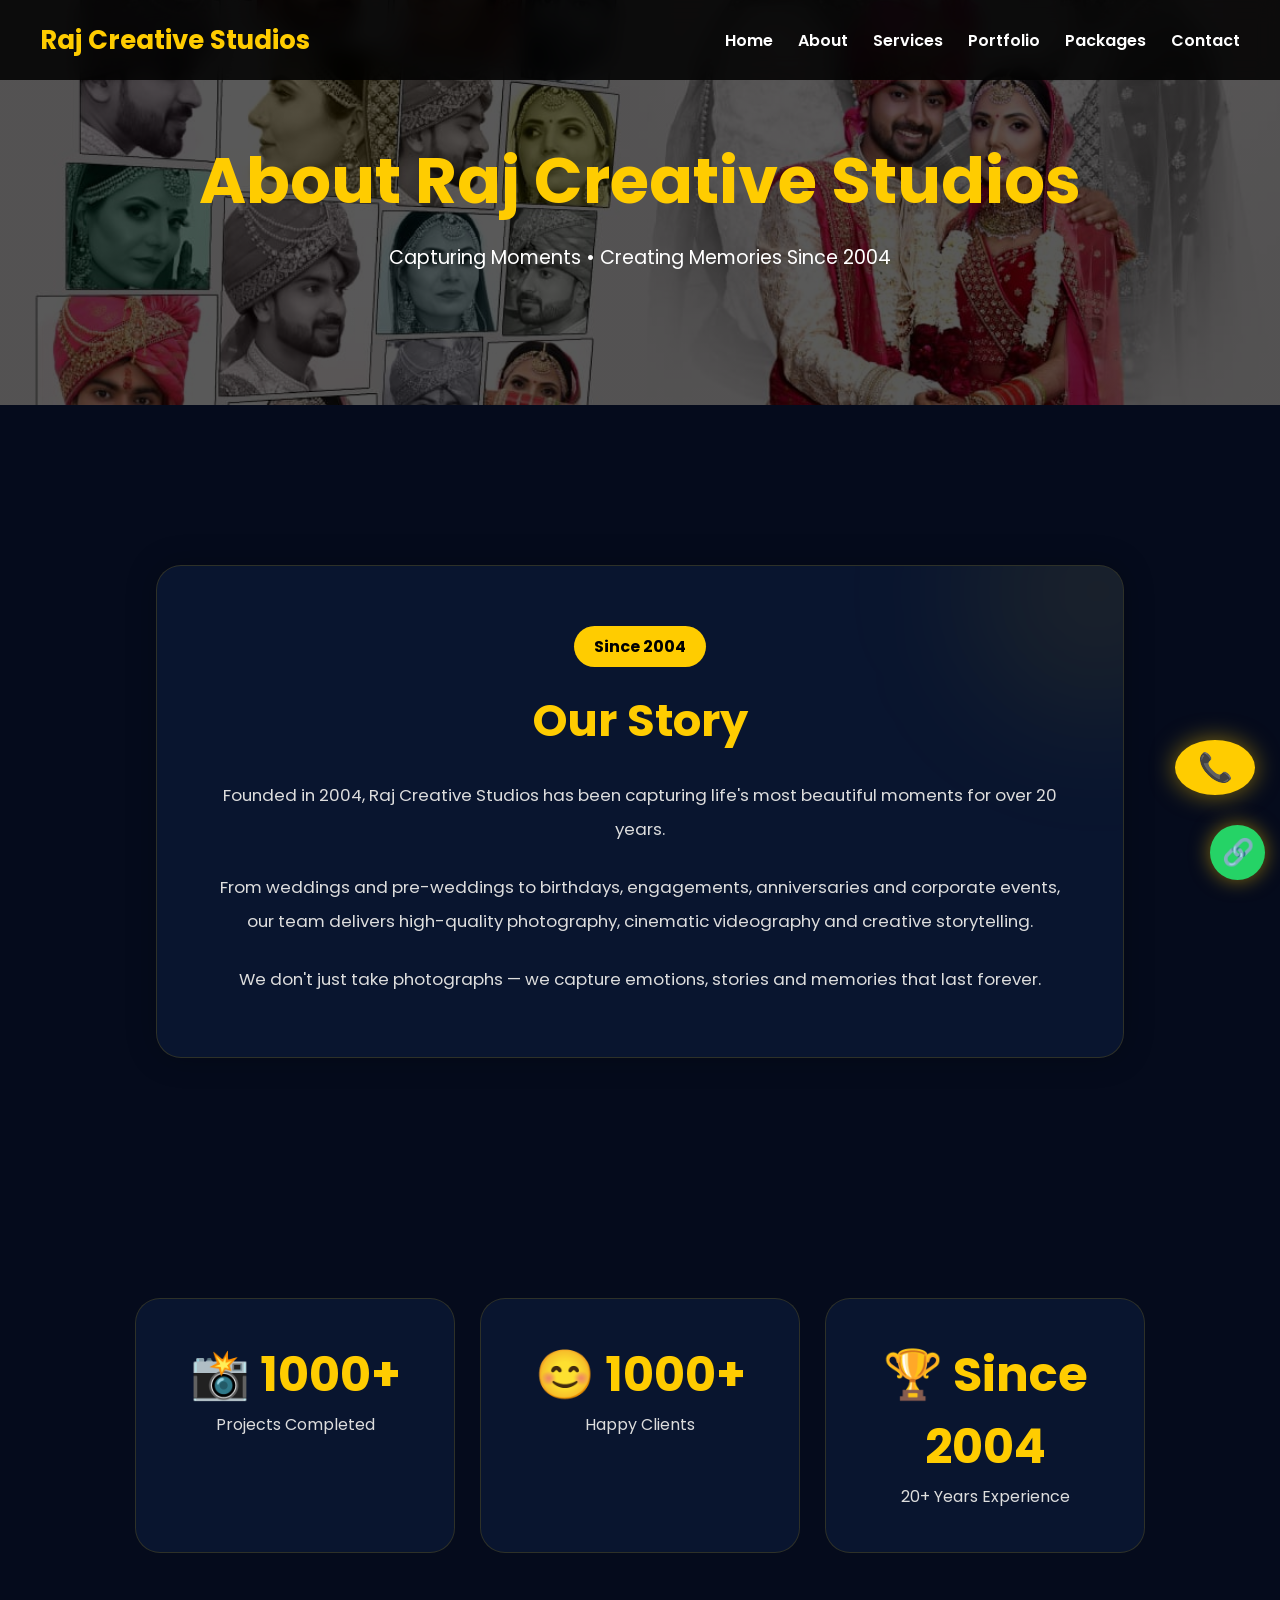
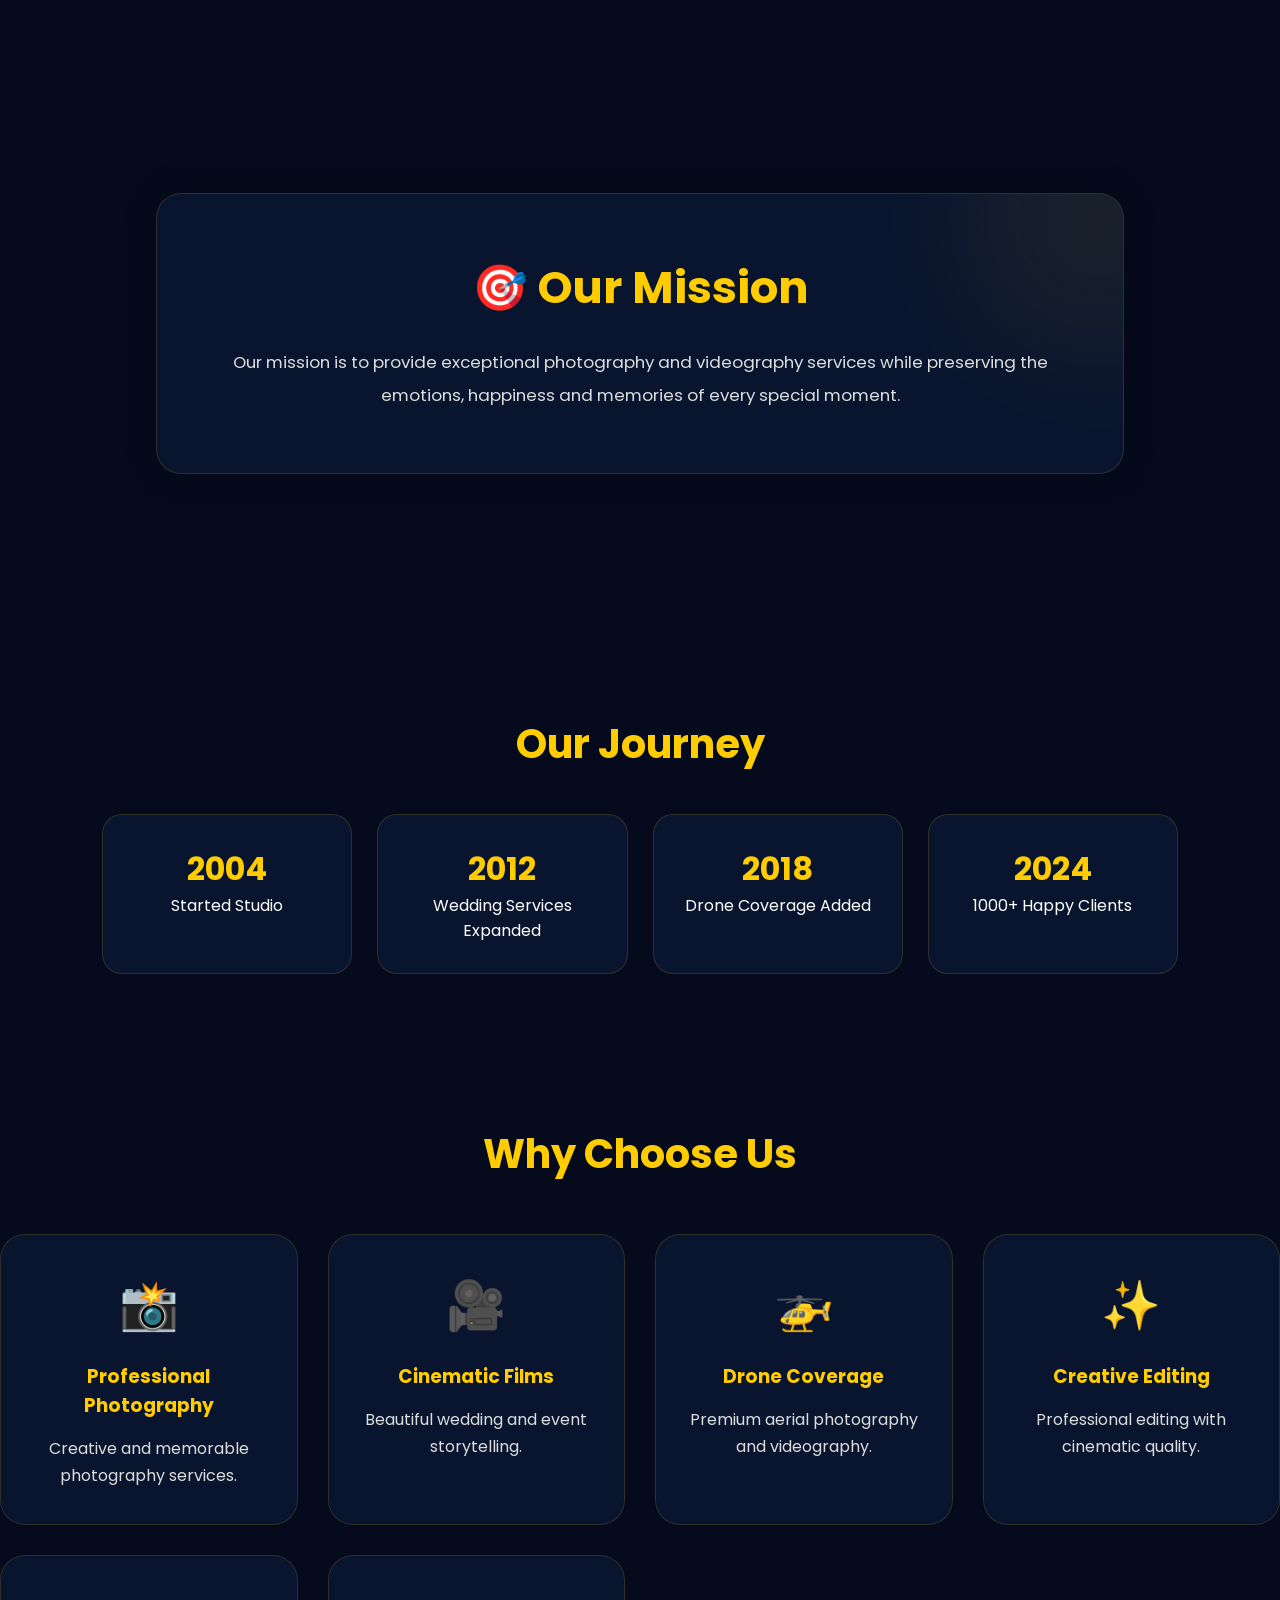
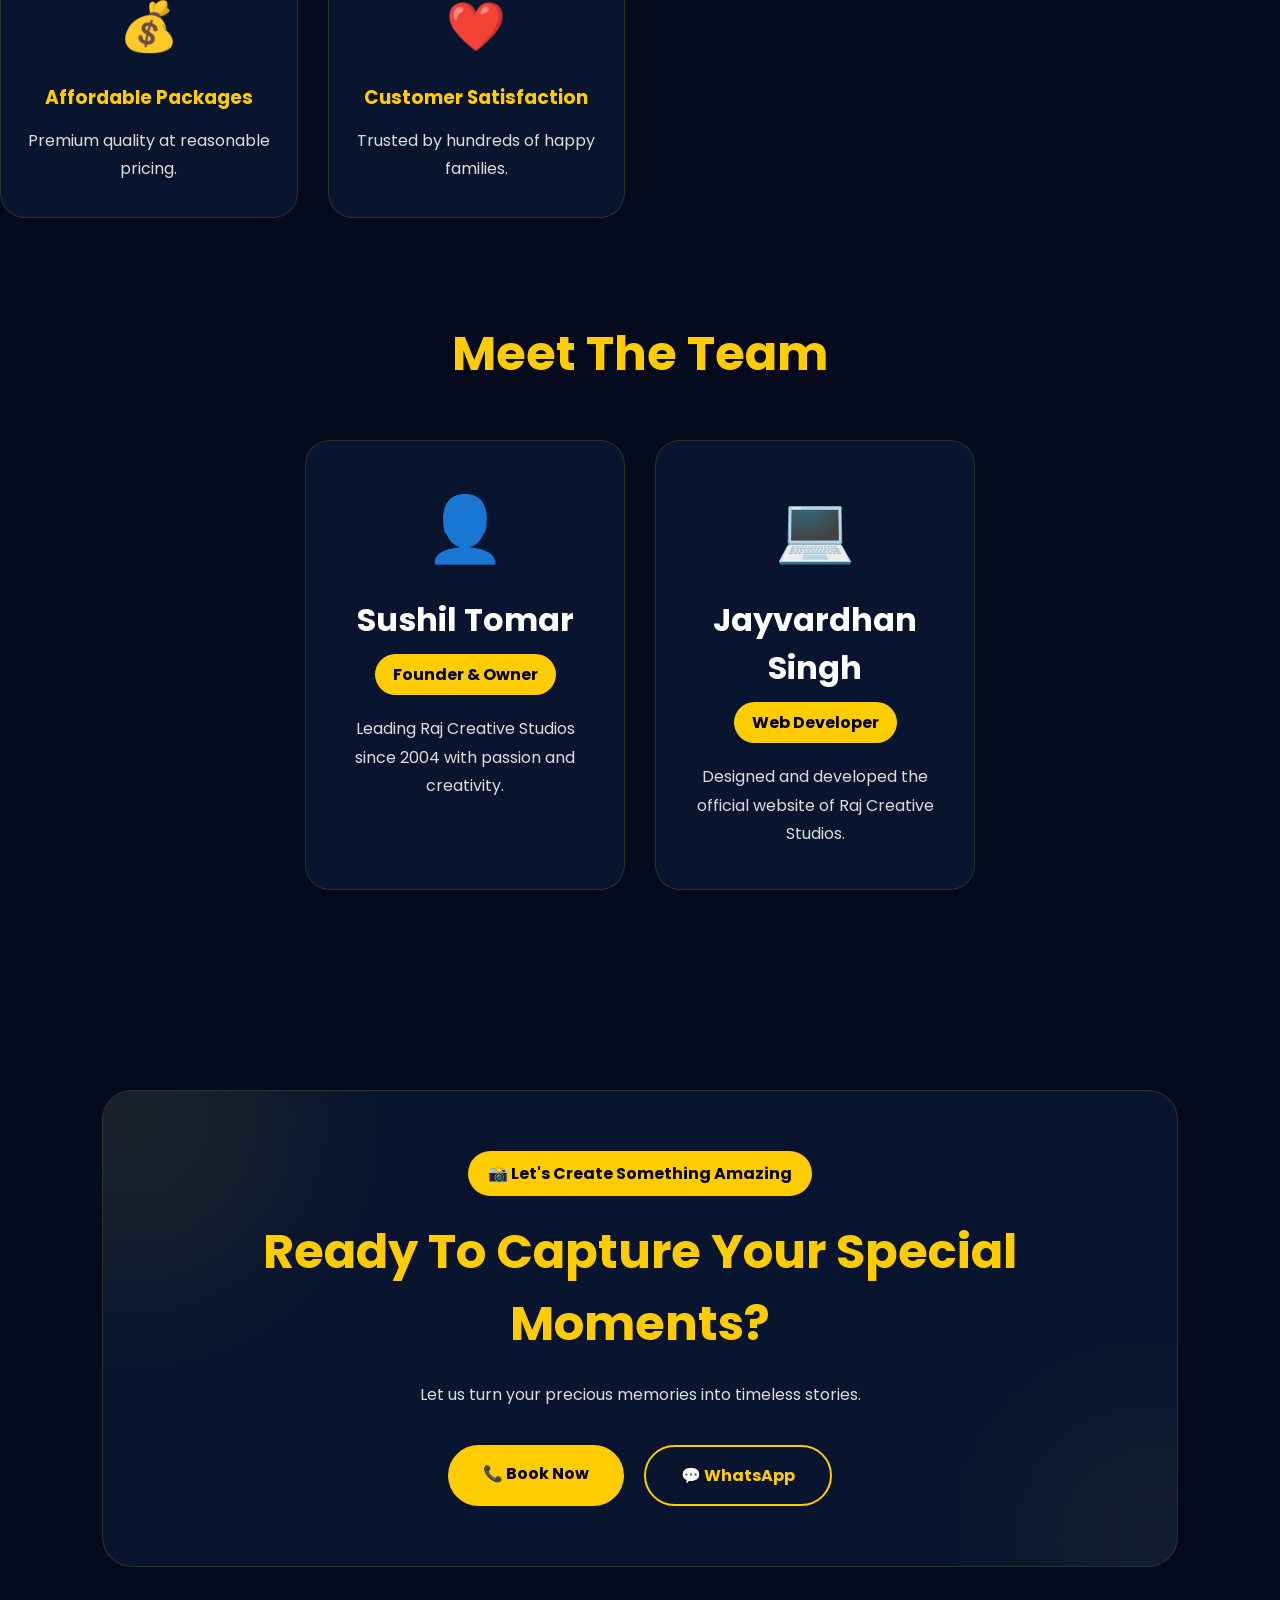
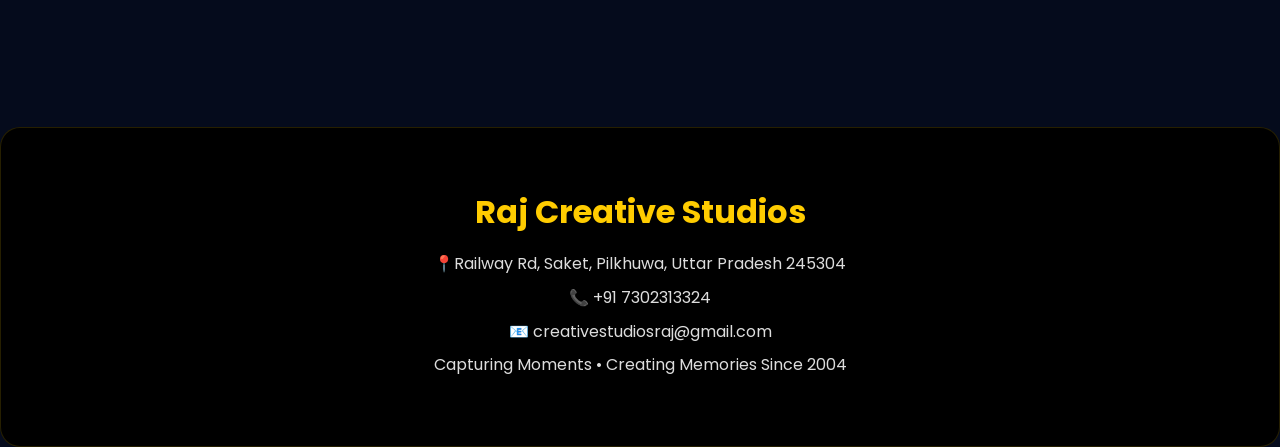
<file: about.html>
<!DOCTYPE html>
<html lang="en">

<head>
    <link href="https://fonts.googleapis.com/css2?family=Poppins:wght@300;400;500;600;700&display=swap" rel="stylesheet">
     <link rel="icon" type="image/png" href="images/favicon.png">
    <meta charset="UTF-8">
    <meta name="viewport" content="width=device-width, initial-scale=1.0">
    <title>About | Raj Creative Studios</title>

    <link rel="stylesheet" href="css/style.css">
</head>

<body>

<!-- =========================
     HEADER
========================= -->

<header>

    <div class="logo">
        Raj Creative Studios
    </div>

    <div class="menu-toggle" onclick="toggleMenu()">
        ☰
    </div>

    <nav id="navbar">
        <ul>
            <li><a href="index.html">Home</a></li>
            <li><a href="about.html" class="active">About</a></li>
            <li><a href="services.html">Services</a></li>
            <li><a href="portfolio.html">Portfolio</a></li>
            <li><a href="packages.html">Packages</a></li>
            <li><a href="contact.html">Contact</a></li>
        </ul>
    </nav>

</header>

<!-- =========================
     ABOUT HERO
========================= -->

<section class="about-hero">

    <div class="about-hero-content">

        <h1>About Raj Creative Studios</h1>

        <p>
            Capturing Moments • Creating Memories Since 2004
        </p>

    </div>

</section>

<!-- =========================
     ABOUT STORY
========================= -->

<section class="about-section">

    <div class="about-card">

        <span class="about-tag">
            Since 2004
        </span>

        <h2>Our Story</h2>

        <p>
            Founded in 2004, Raj Creative Studios has been capturing life's
            most beautiful moments for over 20 years.
        </p>

        <br>

        <p>
            From weddings and pre-weddings to birthdays,
            engagements, anniversaries and corporate events,
            our team delivers high-quality photography,
            cinematic videography and creative storytelling.
        </p>

        <br>

        <p>
            We don't just take photographs —
            we capture emotions, stories and memories
            that last forever.
        </p>

    </div>

</section>

<!-- =========================
     STATS
========================= -->

<section class="stats">

    <div class="team-card">
        <h2>📸 1000+</h2>
        <p>Projects Completed</p>
    </div>

    <div class="team-card">
        <h2>😊 1000+</h2>
        <p>Happy Clients</p>
    </div>

    <div class="team-card">
        <h2>🏆 Since 2004</h2>
        <p>20+ Years Experience</p>
    </div>

</section>

<!-- =========================
     MISSION
========================= -->

<section class="about-section">

    <div class="about-card">

        <h2>🎯 Our Mission</h2>

        <p>
            Our mission is to provide exceptional photography
            and videography services while preserving the
            emotions, happiness and memories of every special
            moment.
        </p>

    </div>

</section>
<section class="timeline">

<h2>Our Journey</h2>

<div class="timeline-grid">

    <div class="timeline-card">
        <h3>2004</h3>
        <p>Started Studio</p>
    </div>

    <div class="timeline-card">
        <h3>2012</h3>
        <p>Wedding Services Expanded</p>
    </div>

    <div class="timeline-card">
        <h3>2018</h3>
        <p>Drone Coverage Added</p>
    </div>

    <div class="timeline-card">
        <h3>2024</h3>
        <p>1000+ Happy Clients</p>
    </div>

</div>

</section>

</div>

</section>

<!-- =========================
     WHY CHOOSE US
========================= -->

<section class="trust-section">

    <h2>Why Choose Us</h2>

    <div class="trust-grid">

        <div class="trust-card">
            <div class="trust-icon">📸</div>
            <h3>Professional Photography</h3>
            <p>Creative and memorable photography services.</p>
        </div>

        <div class="trust-card">
            <div class="trust-icon">🎥</div>
            <h3>Cinematic Films</h3>
            <p>Beautiful wedding and event storytelling.</p>
        </div>

        <div class="trust-card">
            <div class="trust-icon">🚁</div>
            <h3>Drone Coverage</h3>
            <p>Premium aerial photography and videography.</p>
        </div>

        <div class="trust-card">
            <div class="trust-icon">✨</div>
            <h3>Creative Editing</h3>
            <p>Professional editing with cinematic quality.</p>
        </div>

        <div class="trust-card">
            <div class="trust-icon">💰</div>
            <h3>Affordable Packages</h3>
            <p>Premium quality at reasonable pricing.</p>
        </div>

        <div class="trust-card">
            <div class="trust-icon">❤️</div>
            <h3>Customer Satisfaction</h3>
            <p>Trusted by hundreds of happy families.</p>
        </div>

    </div>

</section>

<!-- =========================
     TEAM
========================= -->

<section class="team-section">

<h2 class="team-title">Meet The Team</h2>

<div class="team-container">

    <div class="team-card">

        <div class="team-icon">👤</div>

        <h3>Sushil Tomar</h3>

        <span class="team-role">
            Founder & Owner
        </span>

        <p>
            Leading Raj Creative Studios since 2004 with
            passion and creativity.
        </p>

    </div>

    <div class="team-card">

        <div class="team-icon">💻</div>

        <h3>Jayvardhan Singh</h3>

        <span class="team-role">
            Web Developer
        </span>

        <p>
            Designed and developed the official website
            of Raj Creative Studios.
        </p>

    </div>

</div>

</section>

<!-- =========================
     CTA
========================= -->

<section class="cta">

    <div class="cta-content">

        <span class="cta-tag">
            📸 Let's Create Something Amazing
        </span>

        <h2>
            Ready To Capture Your Special Moments?
        </h2>

        <p>
            Let us turn your precious memories into timeless stories.
        </p>

        <div class="cta-buttons">

            <a href="contact.html" class="cta-btn">
                📞 Book Now
            </a>

            <a href="https://wa.me/917302313324"
               target="_blank"
               class="cta-btn-outline">
               💬 WhatsApp
            </a>

        </div>

    </div>

</section>

<!-- =========================
     FOOTER
========================= -->

<footer>
    <!-- Share Button -->
          <div class="floating-buttons">

    <a href="tel:+917302313324" class="float-btn call-btn">
        📞
    </a>

    <a href="https://wa.me/?text=https://rajcreativestudios.xyz"
       target="_blank"
       class="float-btn share-btn">
        🔗
    </a>

</div>

    <h2>Raj Creative Studios</h2>

    <p>📍Railway Rd, Saket, Pilkhuwa, Uttar Pradesh 245304</p>

    <p>📞 +91 7302313324</p>

    <p>📧 creativestudiosraj@gmail.com</p>

    <p>
        Capturing Moments • Creating Memories Since 2004
    </p>

</footer>


<script src="js/script.js"></script>
</body>
</html>
</file>
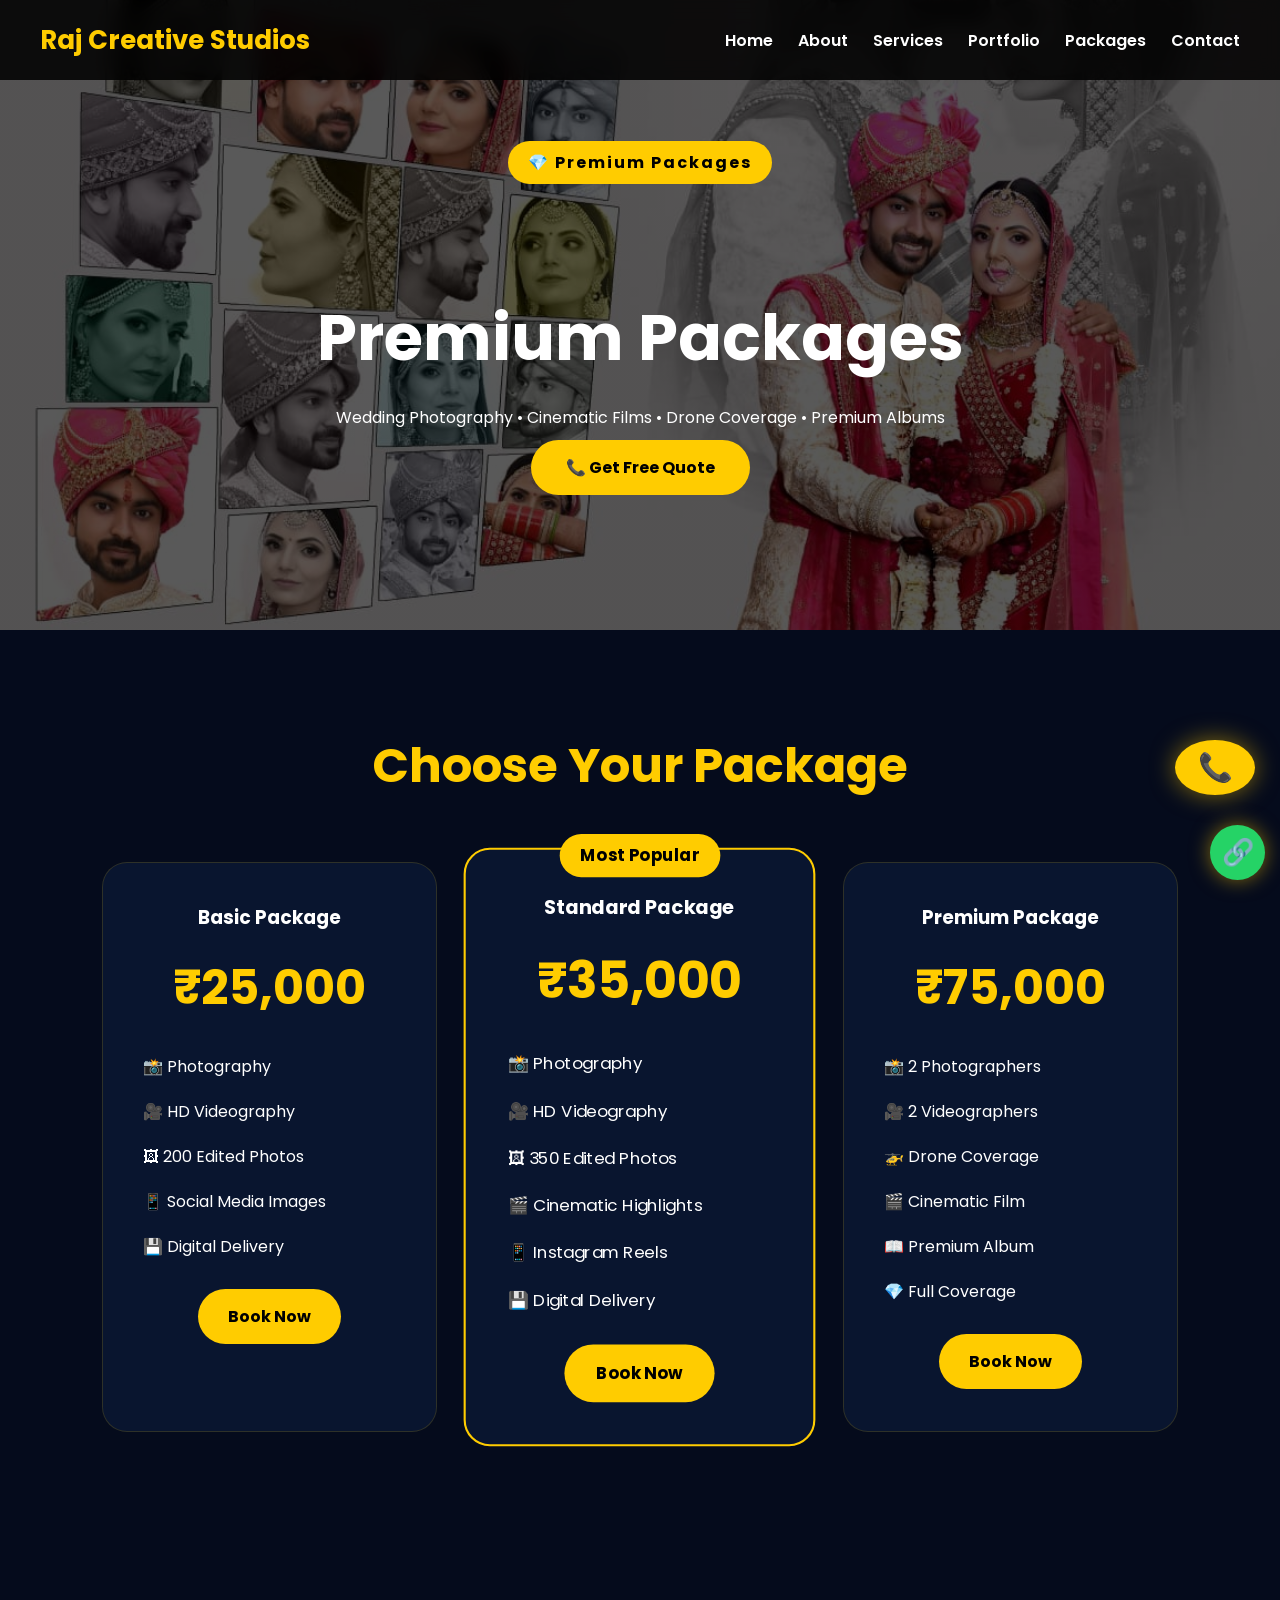
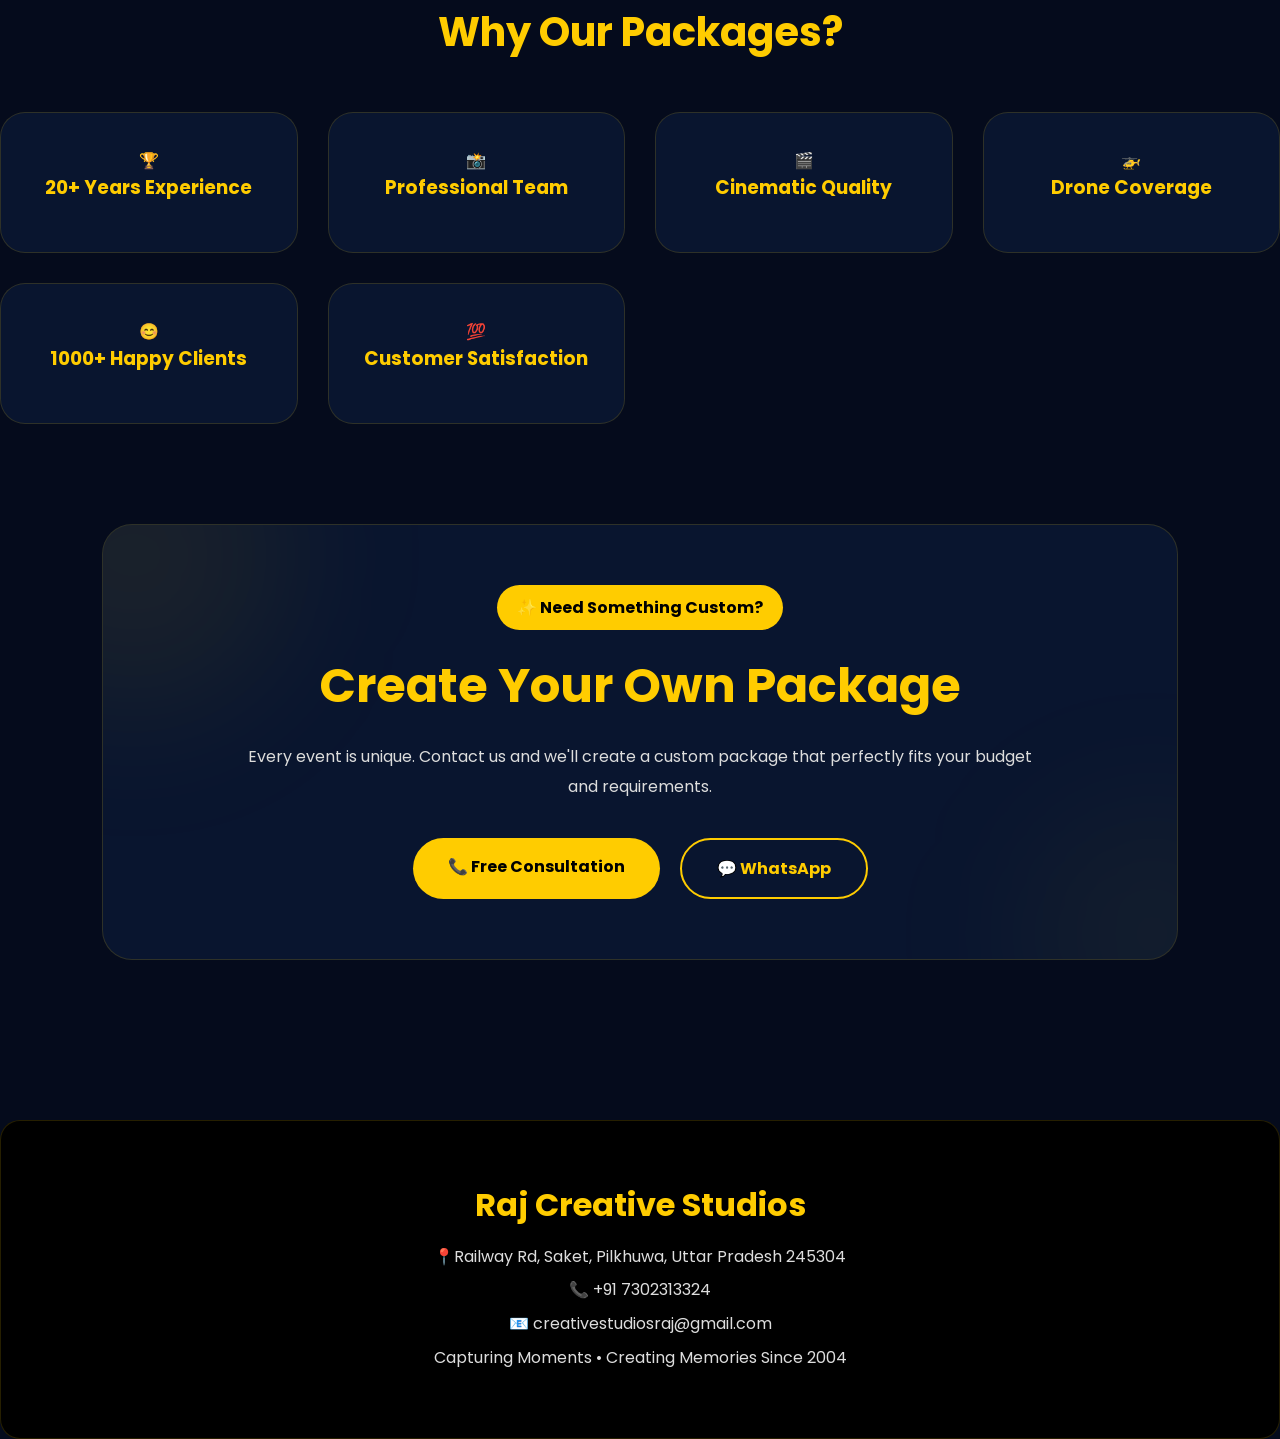
<file: packages.html>
<!DOCTYPE html>
<html lang="en">
    <head>
        <link href="https://fonts.googleapis.com/css2?family=Poppins:wght@300;400;500;600;700&display=swap" rel="stylesheet">
        <link rel="icon" type="image/png" href="images/favicon.png">
        <meta charset="UTF-8">
        <meta name="viewport" content="width=device-width, initial-scale=1.0">
        <title>Raj Creative Studios</title>

        <link rel="stylesheet" href="css/style.css">
    </head>
    <body>
        <header>
            <meta name="viewport"
                content="width=device-width, initial-scale=1.0">
            <div class="logo">Raj Creative Studios</div>

            <div class="menu-toggle" onclick="toggleMenu()">
                ☰
            </div>

            <nav id="navbar">
                <ul>
                    <li><a href="index.html">Home</a></li>
                    <li><a href="about.html">About</a></li>
                    <li><a href="services.html">Services</a></li>
                    <li><a href="portfolio.html">Portfolio</a></li>
                    <li><a href="packages.html">Packages</a></li>
                    <li><a href="contact.html">Contact</a></li>
                </ul>
            </nav>
        </header>

        <section class="packages-hero">

            <div class="hero-content">

                <span class="hero-tag">
                    💎 Premium Packages
                    <br>
                </span>

                <h1>
                    <br>
                    Premium Packages
                </h1>

                <p>
                    Wedding Photography • Cinematic Films • Drone Coverage •
                    Premium Albums
                </p>
<br>
                <a href="contact.html" class="cta-btn">
                    📞 Get Free Quote
                </a>

            </div>

        </section>
        <section class="packages-section">

            <h2>Choose Your Package</h2>

            <div class="packages-grid">

                <!-- BASIC -->

                <div class="package-card">

                    <h3>Basic Package</h3>

                    <div class="price">
                        ₹25,000
                    </div>

                    <ul>
                        <li>📸 Photography</li>
                        <li>🎥 HD Videography</li>
                        <li>🖼 200 Edited Photos</li>
                        <li>📱 Social Media Images</li>
                        <li>💾 Digital Delivery</li>
                    </ul>

                    <a href="contact.html" class="package-btn">
                        Book Now
                    </a>

                </div>

                <!-- STANDARD -->

                <div class="package-card featured">

                    <div class="badge">
                        Most Popular
                    </div>

                    <h3>Standard Package</h3>

                    <div class="price">
                        ₹35,000
                    </div>

                    <ul>
                        <li>📸 Photography</li>
                        <li>🎥 HD Videography</li>
                        <li>🖼 350 Edited Photos</li>
                        <li>🎬 Cinematic Highlights</li>
                        <li>📱 Instagram Reels</li>
                        <li>💾 Digital Delivery</li>
                    </ul>

                    <a href="contact.html" class="package-btn">
                        Book Now
                    </a>

                </div>

                <!-- PREMIUM -->

                <div class="package-card">

                    <h3>Premium Package</h3>

                    <div class="price">
                        ₹75,000
                    </div>

                    <ul>
                        <li>📸 2 Photographers</li>
                        <li>🎥 2 Videographers</li>
                        <li>🚁 Drone Coverage</li>
                        <li>🎬 Cinematic Film</li>
                        <li>📖 Premium Album</li>
                        <li>💎 Full Coverage</li>
                    </ul>

                    <a href="contact.html" class="package-btn">
                        Book Now
                    </a>

                </div>

            </div>

        </section>

        <section class="trust-section">

            <h2>Why Our Packages?</h2>

            <div class="trust-grid">

                <div class="trust-card">
                    🏆
                    <h3>20+ Years Experience</h3>
                </div>

                <div class="trust-card">
                    📸
                    <h3>Professional Team</h3>
                </div>

                <div class="trust-card">
                    🎬
                    <h3>Cinematic Quality</h3>
                </div>

                <div class="trust-card">
                    🚁
                    <h3>Drone Coverage</h3>
                </div>

                <div class="trust-card">
                    😊
                    <h3>1000+ Happy Clients</h3>
                </div>

                <div class="trust-card">
                    💯
                    <h3>Customer Satisfaction</h3>
                </div>

            </div>

        </section>

        <section class="cta">

            <div class="cta-content">

                <span class="cta-tag">
                    ✨ Need Something Custom?
                </span>

                <h2>
                    Create Your Own Package
                </h2>

                <p>
                    Every event is unique. Contact us and we'll create a custom
                    package that perfectly fits your budget and requirements.
                </p>

                <div class="cta-buttons">

                    <a href="contact.html" class="cta-btn">
                        📞 Free Consultation
                    </a>

                    <a href="https://wa.me/917302313324"
                        target="_blank"
                        class="cta-btn-outline">

                        💬 WhatsApp

                    </a>

                </div>

            </div>

        </section>
        <footer>

            <h2>Raj Creative Studios</h2>

            <p>
                📍Railway Rd, Saket, Pilkhuwa, Uttar Pradesh 245304
            </p>

            <p>
                📞 +91 7302313324
            </p>

            <p>
                📧 creativestudiosraj@gmail.com
            </p>

            <p>
                Capturing Moments • Creating Memories Since 2004
            </p>

        </footer>
        <!-- Share Button -->
          <div class="floating-buttons">

    <a href="tel:+917302313324" class="float-btn call-btn">
        📞
    </a>

    <a href="https://wa.me/?text=https://rajcreativestudios.xyz"
       target="_blank"
       class="float-btn share-btn">
        🔗
    </a>

</div>
        <link rel="stylesheet" href="css/style.css">

        <script src="js/script.js"></script>
        <script src="js/script.js" defer></script>
    </body>
</html>
</file>
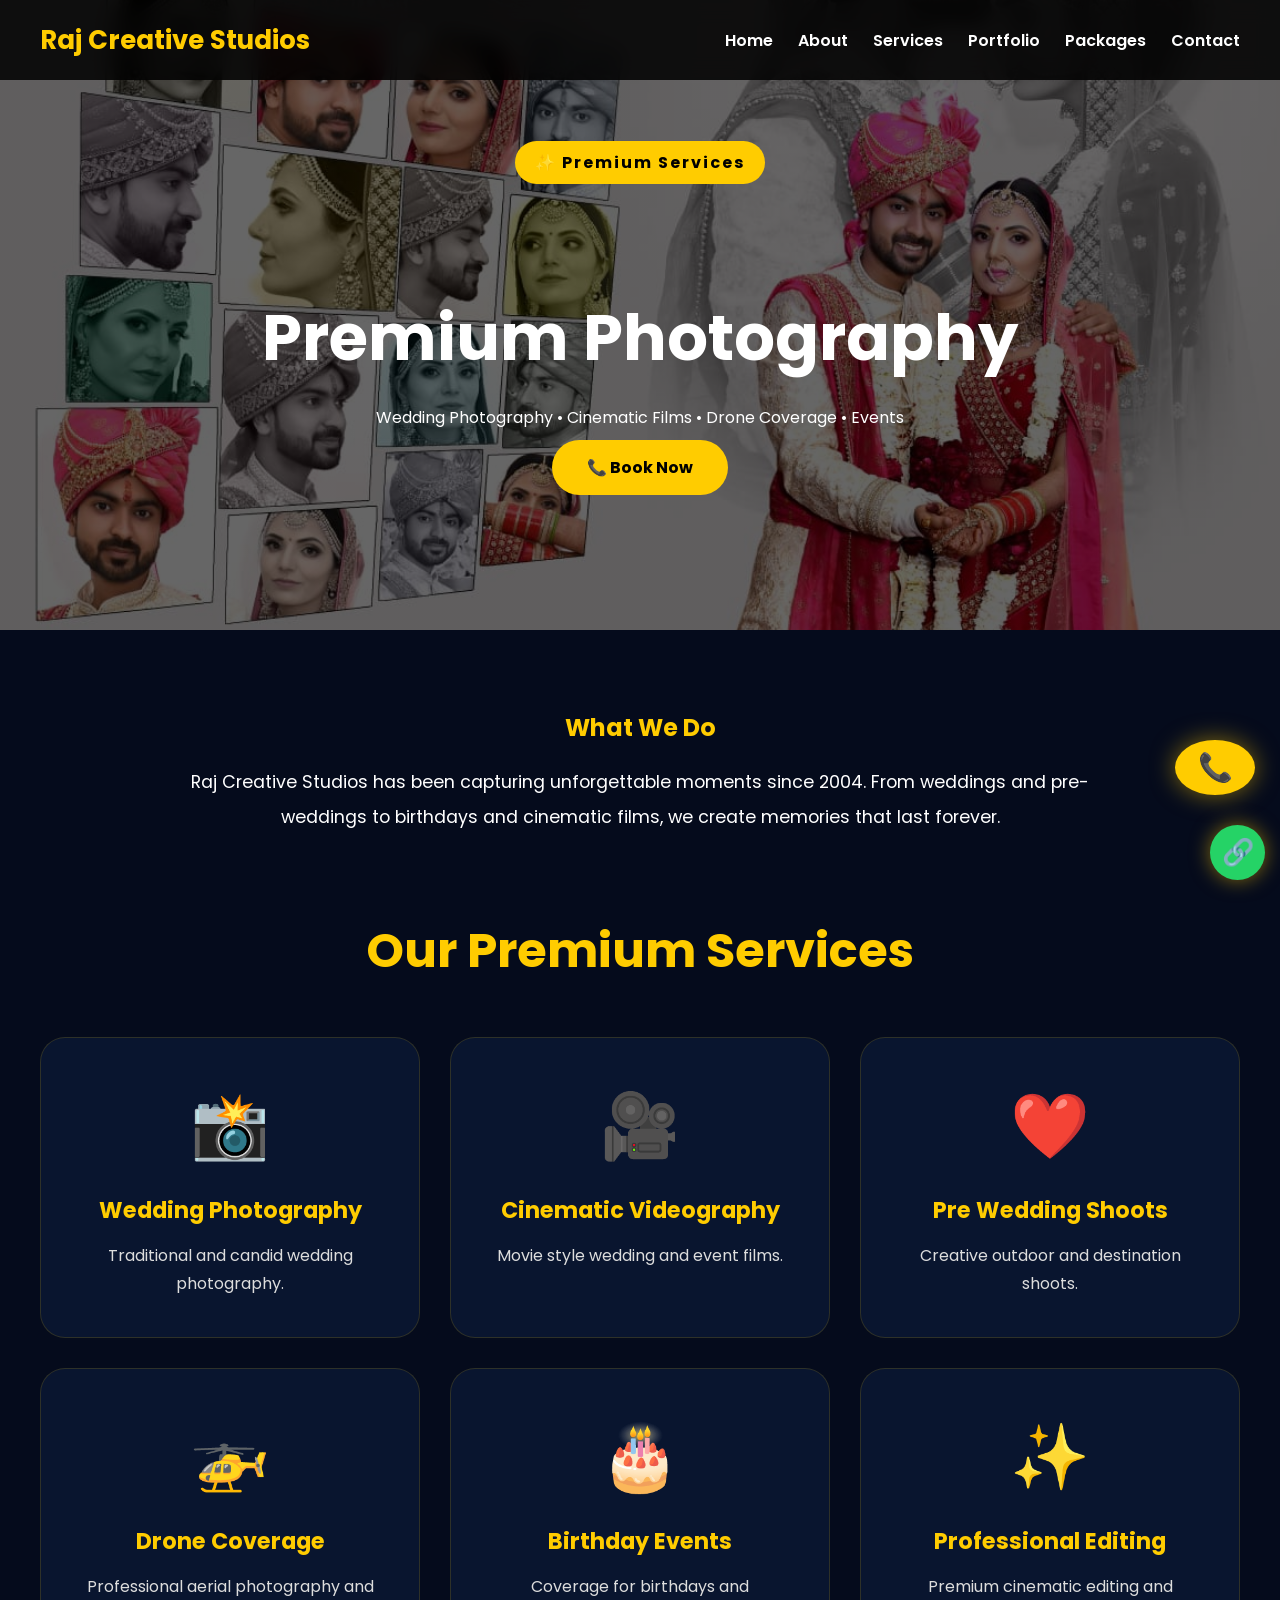
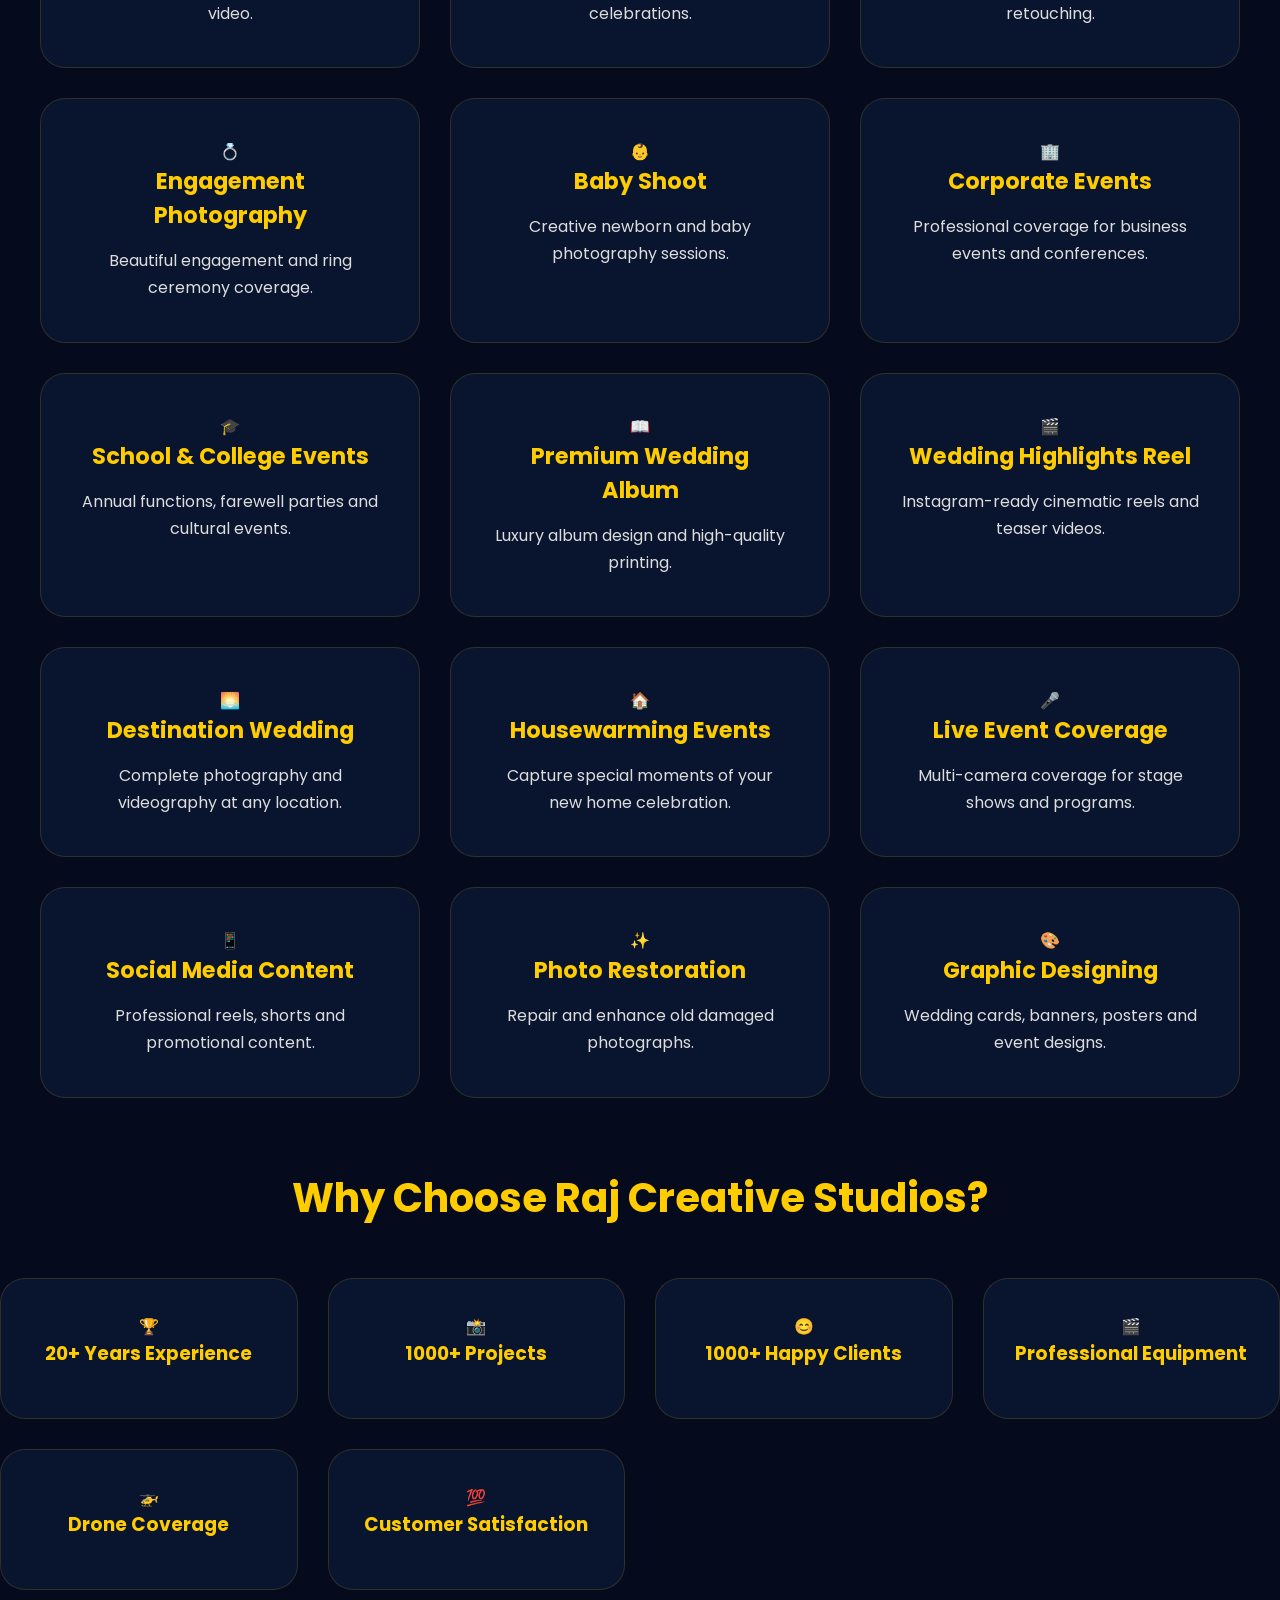
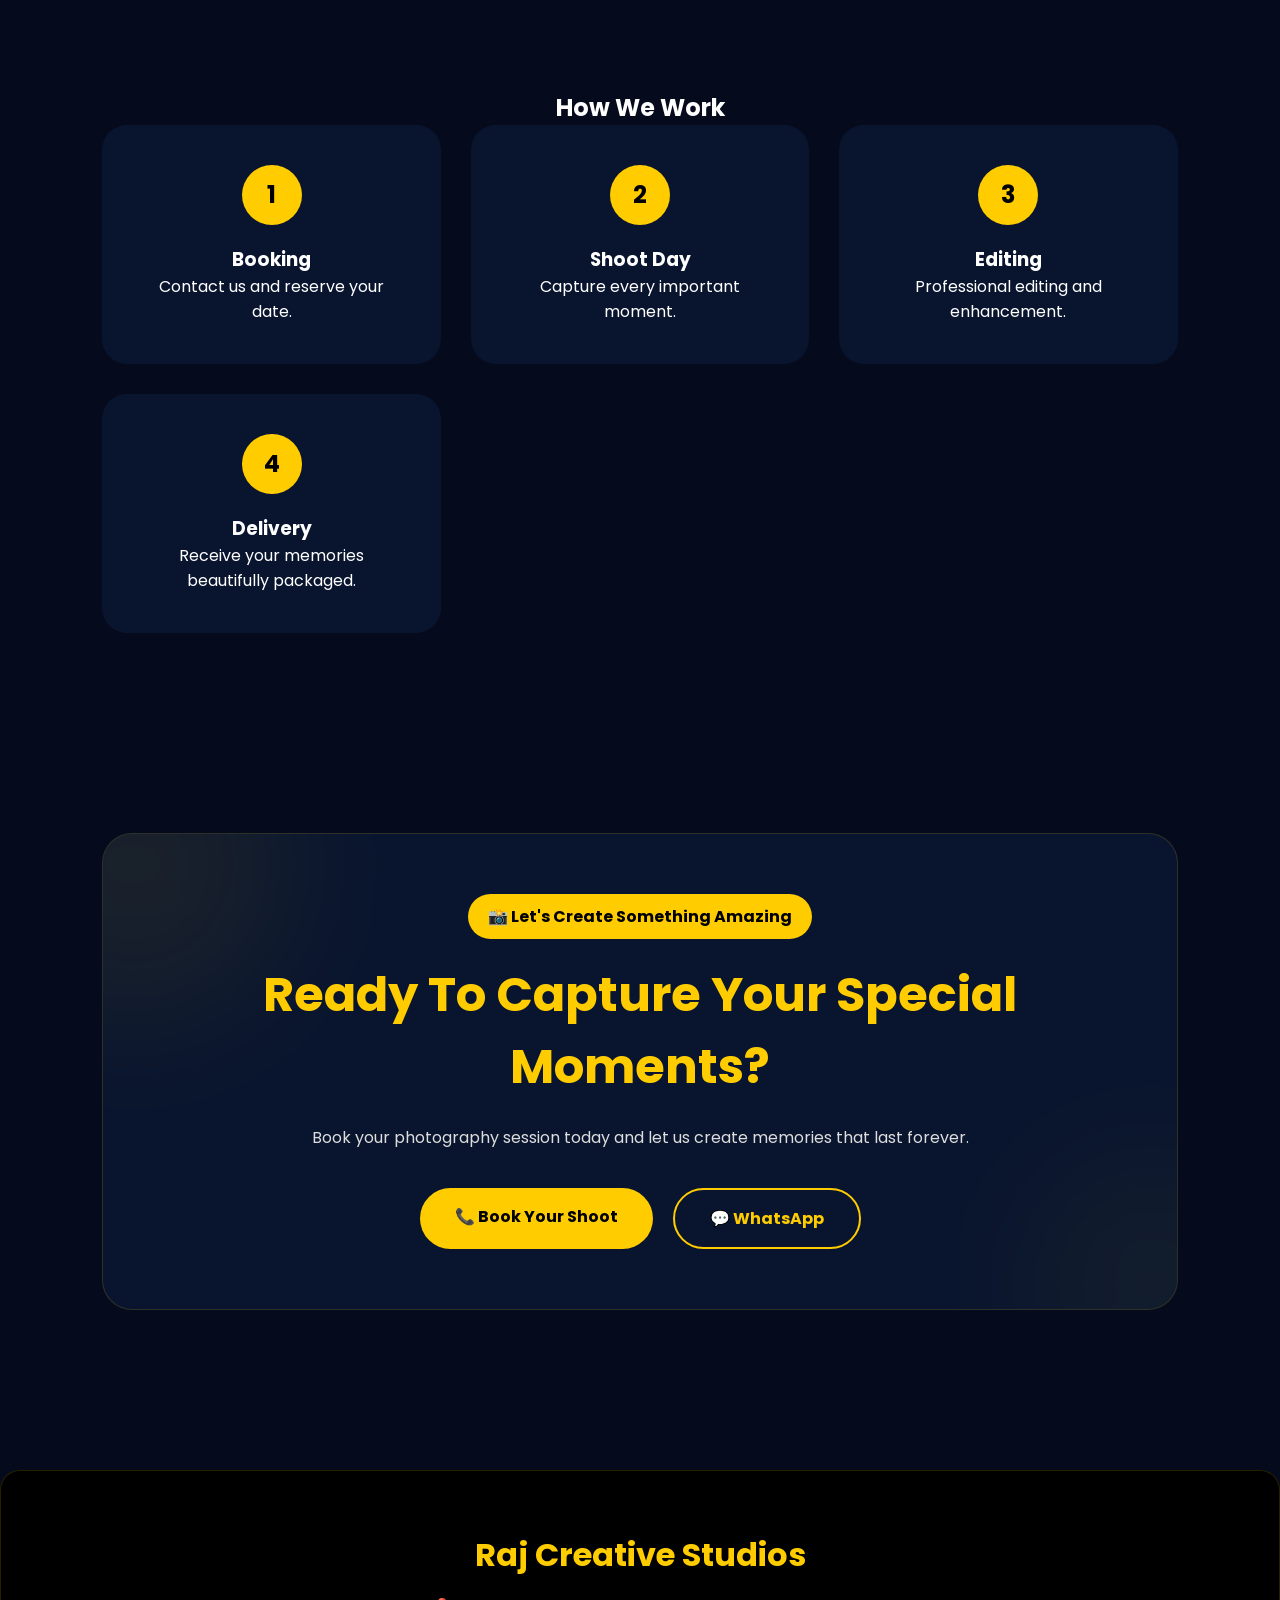
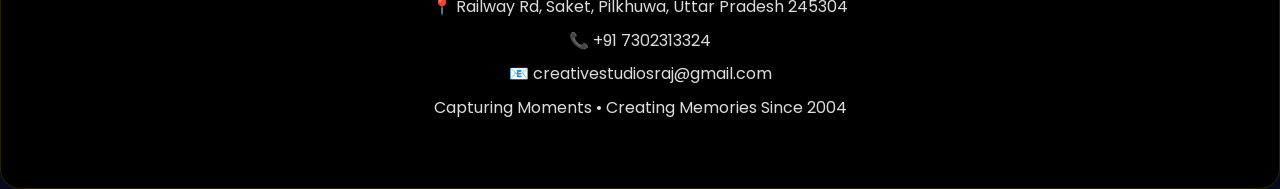
<file: services.html>
<!DOCTYPE html>
<html lang="en">

    <head>
        <link
            href="https://fonts.googleapis.com/css2?family=Poppins:wght@300;400;500;600;700&display=swap"
            rel="stylesheet">
        <link rel="icon" type="image/png" href="images/favicon.png">
        <meta charset="UTF-8">
        <meta name="viewport" content="width=device-width, initial-scale=1.0">

        <title>Services | Raj Creative Studios</title>

        <link rel="stylesheet" href="css/style.css">
    </head>

    <body>

        <!-- HEADER -->

        <header>

            <div class="logo">
                Raj Creative Studios
            </div>

            <div class="menu-toggle" onclick="toggleMenu()">
                ☰
            </div>

            <nav id="navbar">
                <ul>
                    <li><a href="index.html">Home</a></li>
                    <li><a href="about.html">About</a></li>
                    <li><a href="services.html">Services</a></li>
                    <li><a href="portfolio.html">Portfolio</a></li>
                    <li><a href="packages.html">Packages</a></li>
                    <li><a href="contact.html">Contact</a></li>
                </ul>
            </nav>

        </header>

        <!-- HERO -->

        <section class="services-hero">

            <div class="hero-content">

                <span class="hero-tag">
                    ✨ Premium Services
                </span>

                <h1><br>
                    Premium Photography
                </h1>

                <p>
                    Wedding Photography • Cinematic Films • Drone Coverage •
                    Events
                </p>
<br>
                <a href="contact.html" class="cta-btn">
                    📞 Book Now
                </a>

            </div>

        </section>

        <!-- INTRO -->

        <section class="services-intro">

            <h2>What We Do</h2>

            <p>
                Raj Creative Studios has been capturing unforgettable moments
                since 2004.
                From weddings and pre-weddings to birthdays and cinematic films,
                we create memories that last forever.
            </p>

        </section>

        <!-- SERVICES -->

        <section class="services-section">

            <h2>Our Premium Services</h2>

            <div class="services-grid">

                <div class="service-card">
                    <div class="service-icon">📸</div>
                    <h3>Wedding Photography</h3>
                    <p>
                        Traditional and candid wedding photography.
                    </p>
                </div>

                <div class="service-card">
                    <div class="service-icon">🎥</div>
                    <h3>Cinematic Videography</h3>
                    <p>
                        Movie style wedding and event films.
                    </p>
                </div>

                <div class="service-card">
                    <div class="service-icon">❤️</div>
                    <h3>Pre Wedding Shoots</h3>
                    <p>
                        Creative outdoor and destination shoots.
                    </p>
                </div>

                <div class="service-card">
                    <div class="service-icon">🚁</div>
                    <h3>Drone Coverage</h3>
                    <p>
                        Professional aerial photography and video.
                    </p>
                </div>

                <div class="service-card">
                    <div class="service-icon">🎂</div>
                    <h3>Birthday Events</h3>
                    <p>
                        Coverage for birthdays and celebrations.
                    </p>
                </div>

                <div class="service-card">
                    <div class="service-icon">✨</div>
                    <h3>Professional Editing</h3>
                    <p>
                        Premium cinematic editing and retouching.
                    </p>
                </div>
                <div class="service-card">
                    <div class="icon">💍</div>
                    <h3>Engagement Photography</h3>
                    <p>Beautiful engagement and ring ceremony coverage.</p>
                </div>

                <div class="service-card">
                    <div class="icon">👶</div>
                    <h3>Baby Shoot</h3>
                    <p>Creative newborn and baby photography sessions.</p>
                </div>

                <div class="service-card">
                    <div class="icon">🏢</div>
                    <h3>Corporate Events</h3>
                    <p>Professional coverage for business events and
                        conferences.</p>
                </div>

                <div class="service-card">
                    <div class="icon">🎓</div>
                    <h3>School & College Events</h3>
                    <p>Annual functions, farewell parties and cultural
                        events.</p>
                </div>

                <div class="service-card">
                    <div class="icon">📖</div>
                    <h3>Premium Wedding Album</h3>
                    <p>Luxury album design and high-quality printing.</p>
                </div>

                <div class="service-card">
                    <div class="icon">🎬</div>
                    <h3>Wedding Highlights Reel</h3>
                    <p>Instagram-ready cinematic reels and teaser videos.</p>
                </div>

                <div class="service-card">
                    <div class="icon">🌅</div>
                    <h3>Destination Wedding</h3>
                    <p>Complete photography and videography at any location.</p>
                </div>

                <div class="service-card">
                    <div class="icon">🏠</div>
                    <h3>Housewarming Events</h3>
                    <p>Capture special moments of your new home celebration.</p>
                </div>

                <div class="service-card">
                    <div class="icon">🎤</div>
                    <h3>Live Event Coverage</h3>
                    <p>Multi-camera coverage for stage shows and programs.</p>
                </div>

                <div class="service-card">
                    <div class="icon">📱</div>
                    <h3>Social Media Content</h3>
                    <p>Professional reels, shorts and promotional content.</p>
                </div>

                <div class="service-card">
                    <div class="icon">✨</div>
                    <h3>Photo Restoration</h3>
                    <p>Repair and enhance old damaged photographs.</p>
                </div>

                <div class="service-card">
                    <div class="icon">🎨</div>
                    <h3>Graphic Designing</h3>
                    <p>Wedding cards, banners, posters and event designs.</p>
                </div>

            </div>

        </section>

        <!-- WHY US -->

        <section class="trust-section">

            <h2>Why Choose Raj Creative Studios?</h2>

            <div class="trust-grid">

                <div class="trust-card">
                    🏆
                    <h3>20+ Years Experience</h3>
                </div>

                <div class="trust-card">
                    📸
                    <h3>1000+ Projects</h3>
                </div>

                <div class="trust-card">
                    😊
                    <h3>1000+ Happy Clients</h3>
                </div>

                <div class="trust-card">
                    🎬
                    <h3>Professional Equipment</h3>
                </div>

                <div class="trust-card">
                    🚁
                    <h3>Drone Coverage</h3>
                </div>

                <div class="trust-card">
                    💯
                    <h3>Customer Satisfaction</h3>
                </div>

            </div>

        </section>

        <!-- PROCESS -->

        <section class="process-section">

            <h2>How We Work</h2>

            <div class="process-grid">

                <div class="process-card">
                    <span>1</span>
                    <h3>Booking</h3>
                    <p>Contact us and reserve your date.</p>
                </div>

                <div class="process-card">
                    <span>2</span>
                    <h3>Shoot Day</h3>
                    <p>Capture every important moment.</p>
                </div>

                <div class="process-card">
                    <span>3</span>
                    <h3>Editing</h3>
                    <p>Professional editing and enhancement.</p>
                </div>

                <div class="process-card">
                    <span>4</span>
                    <h3>Delivery</h3>
                    <p>Receive your memories beautifully packaged.</p>
                </div>

            </div>

        </section>

        <!-- CTA -->

        <section class="cta">

            <div class="cta-content">

                <span class="cta-tag">
                    📸 Let's Create Something Amazing
                </span>

                <h2>
                    Ready To Capture Your Special Moments?
                </h2>

                <p>
                    Book your photography session today and let us create
                    memories that last forever.
                </p>

                <div class="cta-buttons">

                    <a href="contact.html" class="cta-btn">
                        📞 Book Your Shoot
                    </a>

                    <a href="https://wa.me/917302313324"
                        target="_blank"
                        class="cta-btn-outline">

                        💬 WhatsApp

                    </a>

                </div>

            </div>

        </section>

        <!-- FOOTER -->
        <!-- Share Button -->
        <div class="floating-buttons">

            <a href="tel:+917302313324" class="float-btn call-btn">
                📞
            </a>

            <a href="https://wa.me/?text=https://rajcreativestudios.xyz"
                target="_blank"
                class="float-btn share-btn">
                🔗
            </a>

        </div>
        <footer>

            <h2>Raj Creative Studios</h2>

            <p>📍 Railway Rd, Saket, Pilkhuwa, Uttar Pradesh 245304</p>

            <p>📞 +91 7302313324</p>

            <p>📧 creativestudiosraj@gmail.com</p>

            <p>
                Capturing Moments • Creating Memories Since 2004
            </p>

        </footer>

        <script src="js/script.js"></script>
        <script src="js/script.js" defer></script>

    </body>
</html>
</file>
<file: css/style.css>
/* =========================
   RESET
========================= */

*{
    margin:0;
    padding:0;
    box-sizing:border-box;
}

body{
    font-family:'Poppins',sans-serif;
    background:#050b1c;
    color:white;
    overflow-x:hidden;
}

/* =========================
   HEADER
========================= */

header{
    position:fixed;
    top:0;
    left:0;
    width:100%;
    height:80px;

    background:rgba(0,0,0,.85);
    backdrop-filter:blur(10px);

    display:flex;
    justify-content:space-between;
    align-items:center;

    padding:0 40px;

    z-index:9999;
}

.logo{
    color:#ffcc00;
    font-size:26px;
    font-weight:700;
    white-space:nowrap;
}

#navbar ul{
    display:flex;
    gap:25px;
    list-style:none;
}

#navbar ul li a{
    color:white;
    text-decoration:none;
    font-weight:600;
}

#navbar ul li a:hover{
    color:#ffcc00;
}

.menu-toggle{
    display:none;
}

/* =========================
   HERO VIDEO
========================= */

.hero-video{
    position:relative;
    width:100%;
    height:100vh;
    overflow:hidden;
}

.hero-video video{
    position:absolute;
    width:100%;
    height:100%;
    object-fit:cover;
}

.hero-video::before{
    content:"";
    position:absolute;
    inset:0;
    background:rgba(0,0,0,.55);
}

.hero-overlay{
    position:absolute;
    top:50%;
    left:50%;
    transform:translate(-50%,-50%);
    text-align:center;
    z-index:2;
    width:90%;
}

.hero-tag{
    color:#ffcc00;
    font-weight:600;
    letter-spacing:2px;
}

.hero-overlay h1{
    font-size:5rem;
    font-weight:800;
    margin-top:20px;
}

.hero-overlay p{
    margin-top:20px;
    font-size:1.2rem;
    max-width:700px;
    margin-left:auto;
    margin-right:auto;
}

.hero-buttons{
    margin-top:35px;
}

.hero-btn,
.hero-btn-outline{
    display:inline-block;
    margin:10px;
    padding:15px 35px;
    border-radius:50px;
    text-decoration:none;
    font-weight:700;
}

.hero-btn{
    background:#ffcc00;
    color:black;
}

.hero-btn-outline{
    border:2px solid white;
    color:white;
}

/* =========================
   STATS
========================= */

.stats{
    display:flex;
    justify-content:center;
    gap:25px;
    flex-wrap:wrap;
    margin:80px 0;
}
/* =========================
   TEAM SECTION
========================= */

.team-section{
    padding:100px 8%;
    text-align:center;
}

.team-title{
    font-size:3rem;
    color:#ffcc00;
    margin-bottom:50px;
}

.team-container{
    display:flex;
    justify-content:center;
    gap:40px;
    flex-wrap:wrap;
}

.team-card{
    width:350px;

    background:#09152f;

    padding:40px 30px;

    border-radius:25px;

    border:1px solid rgba(255,204,0,.15);

    transition:.4s;

    position:relative;

    overflow:hidden;
}
.team-card:hover{
    transform:translateY(-10px);

    box-shadow:
    0 0 30px rgba(255,204,0,.25);
}
.team-icon{
    font-size:4rem;
    margin-bottom:20px;
}
.team-card h3{
    font-size:2rem;

    color:#ffffff;

    margin-bottom:10px;
}
.team-role{
    display:inline-block;

    background:#ffcc00;

    color:black;

    padding:8px 18px;

    border-radius:25px;

    font-weight:700;

    margin-bottom:20px;
}
.team-card p{
    color:#ddd;
    line-height:1.8;
}

.team-card{
    width:280px;
    padding:35px;
    background:#09152f;
    border-radius:20px;
    text-align:center;
}

.team-card h2{
    color:#ffcc00;
    font-size:3rem;
}
.team-container{
    display:flex;
    justify-content:center;
    gap:30px;
    flex-wrap:wrap;
    margin-top:40px;
}

.team-card{
    width:320px;
    padding:40px;
    text-align:center;

    background:#09152f;

    border-radius:25px;

    border:1px solid rgba(255,204,0,.15);

    transition:.4s;
}

.team-card:hover{
    transform:translateY(-10px);
    box-shadow:0 0 30px rgba(255,204,0,.25);
}

/* =========================
   ABOUT SECTION
========================= */

.about-section{
    padding:100px 8%;
}

.about-card{
    background:#09152f;

    padding:60px;

    border-radius:25px;

    text-align:center;

    border:1px solid rgba(255,204,0,.15);

    box-shadow:
    0 0 30px rgba(0,0,0,.25);
}

.about-tag{
    display:inline-block;

    background:#ffcc00;

    color:black;

    padding:8px 20px;

    border-radius:30px;

    font-weight:700;

    margin-bottom:20px;
}

.about-card h2{
    font-size:2.8rem;
    color:#ffcc00;
    margin-bottom:25px;
}

.about-card p{
    color:#ddd;
    line-height:2;
    font-size:1.05rem;
}
/* =========================
   ABOUT HERO
========================= */

.about-hero{
    height:45vh;

    display:flex;
    justify-content:center;
    align-items:center;

    text-align:center;

    background:
    linear-gradient(
    rgba(0,0,0,.65),
    rgba(0,0,0,.65)
    ),
    url("../images/wedding.jpg");

    background-size:cover;
    background-position:center;
}

.about-hero h1{
    font-size:4rem;
    color:#ffcc00;
}

.about-hero p{
    margin-top:15px;
    color:white;
    font-size:1.2rem;
}
.about-card{
    width:90%;
    max-width:1200px;

    margin:60px auto;

    background:#09152f;

    padding:60px;

    border-radius:25px;

    text-align:center;

    border:1px solid rgba(255,204,0,.15);

    transition:.4s;
}

.about-card:hover{
    transform:translateY(-5px);

    box-shadow:
    0 0 30px rgba(255,204,0,.15);
}
.about-card,
.trust-card{
    animation:fadeUp 1s ease;
}

@keyframes fadeUp{

from{
    opacity:0;
    transform:translateY(40px);
}

to{
    opacity:1;
    transform:translateY(0);
}

}

/* =========================
   WHY CHOOSE US
========================= */

.trust-section{
    margin-top:70px;
    text-align:center;
}

.trust-section h2{
    font-size:2.5rem;
    color:#ffcc00;
    margin-bottom:50px;
}

.trust-grid{
    display:grid;
    grid-template-columns:repeat(auto-fit,minmax(280px,1fr));
    gap:30px;
}

.trust-card{
    background:#09152f;

    padding:35px;

    border-radius:25px;

    border:1px solid rgba(255,204,0,.15);

    transition:.4s;

    position:relative;

    overflow:hidden;
}
.trust-card::before{
    content:"";

    position:absolute;

    top:0;
    left:-100%;

    width:100%;
    height:100%;

    background:linear-gradient(
        90deg,
        transparent,
        rgba(255,204,0,.18),
        transparent
    );

    transition:.7s;
}

.trust-card:hover::before{
    left:100%;
}

.trust-card:hover{
    transform:translateY(-10px);

    box-shadow:
    0 0 30px rgba(255,204,0,.25);
}
.trust-icon{
    font-size:3rem;
    margin-bottom:20px;

    transition:.4s;
}

.trust-card:hover .trust-icon{
    transform:scale(1.2) rotate(10deg);
}

.trust-card h3{
    color:#ffcc00;
    margin-bottom:15px;
}

.trust-card p{
    color:#ddd;
    line-height:1.7;
}
.about-card{
    position:relative;
    overflow:hidden;
}

.about-card::after{
    content:"";

    position:absolute;

    width:250px;
    height:250px;

    background:rgba(255,204,0,.08);

    border-radius:50%;

    top:-100px;
    right:-100px;

    filter:blur(70px);
}
/* =========================
   GALLERY
========================= */

.gallery{
    padding:100px 8%;
    text-align:center;
}

.gallery h2{
    font-size:3rem;
    color:#ffcc00;
    margin-bottom:50px;
}

.gallery-grid{
    display:grid;
    grid-template-columns:repeat(auto-fit,minmax(300px,1fr));
    gap:25px;
}

.gallery-card{
    position:relative;
    overflow:hidden;
    border-radius:20px;
    cursor:pointer;

    background:#09152f;

    box-shadow:0 0 15px rgba(0,0,0,.3);
}

.gallery-card img{
    width:100%;
    height:320px;
    object-fit:cover;

    transition:.5s;
}
.gallery-card:hover img{
    transform:scale(1.12);
}

.gallery-overlay{
    position:absolute;
    bottom:0;
    left:0;

    width:100%;

    padding:20px;

    background:linear-gradient(
        transparent,
        rgba(0,0,0,.95)
    );

    color:white;

    font-size:1.2rem;
    font-weight:600;

    transition:.3s;
}

.gallery-card:hover .gallery-overlay{
    color:#ffcc00;
}
.gallery-card:hover{
    box-shadow:
    0 0 25px rgba(255,204,0,.35);
}


/* =========================
   LIGHTBOX
========================= */

.lightbox{
    display:none;

    position:fixed;
    top:0;
    left:0;

    width:100%;
    height:100%;

    background:rgba(0,0,0,.95);

    justify-content:center;
    align-items:center;

    z-index:99999;
}

.lightbox img{
    max-width:90%;
    max-height:90%;

    border-radius:20px;

    box-shadow:
    0 0 30px rgba(255,204,0,.4);
}

.close-lightbox{
    position:absolute;

    top:20px;
    right:30px;

    font-size:40px;

    color:white;

    cursor:pointer;
}

/* =========================
   TESTIMONIALS
========================= */

.reviews{
    padding:100px 8%;
    text-align:center;
}

.reviews h2{
    color:#ffcc00;
    font-size:3rem;
    margin-bottom:50px;
}

.review-grid{
    display:grid;
    grid-template-columns:repeat(auto-fit,minmax(300px,1fr));
    gap:30px;
}

.review-card{
    background:#09152f;

    padding:35px;

    border-radius:25px;

    border:1px solid rgba(255,204,0,.15);

    position:relative;

    transition:.4s;

    overflow:hidden;
}

.review-card::before{
    content:"";
    position:absolute;
    top:0;
    left:-100%;

    width:100%;
    height:100%;

    background:linear-gradient(
        90deg,
        transparent,
        rgba(255,204,0,.12),
        transparent
    );

    transition:.7s;
}

.review-card:hover::before{
    left:100%;
}

.review-card:hover{
    transform:translateY(-10px);
    box-shadow:0 0 30px rgba(255,204,0,.25);
}
.quote{
    font-size:4rem;
    color:#ffcc00;
    opacity:.4;
    margin-bottom:10px;
}

.stars{
    color:#ffcc00;
    font-size:1.3rem;
    margin-bottom:15px;
}

.review-card p{
    line-height:1.8;
    color:#ddd;
    margin-bottom:20px;
}

.review-card h4{
    color:#ffcc00;
    font-size:1.2rem;
}

.review-card span{
    color:#aaa;
    font-size:.9rem;
}
.review-card:hover .quote{
    transform:rotate(10deg) scale(1.2);
}

.quote{
    transition:.4s;
}
/* =========================
   REVIEW SECTION
========================= */

.review-form-section{
    max-width:900px;
    margin:80px auto;
    padding:40px;
    background:#071d4f;
    border-radius:25px;
    border:1px solid rgba(255,204,0,.2);
    box-shadow:0 0 30px rgba(0,0,0,.3);
    text-align:center;
}

.review-form-section h2{
    font-size:42px;
    color:#ffcc00;
    margin-bottom:10px;
}

.review-form-section p{
    color:#ddd;
    margin-bottom:30px;
}

.review-form{
    display:flex;
    flex-direction:column;
    gap:20px;
}

.review-form input,
.review-form select,
.review-form textarea{

    width:100%;
    padding:16px;
    border:none;
    border-radius:12px;

    background:#021238;
    color:white;

    font-size:16px;
    outline:none;

    transition:.3s;
}

.review-form input:focus,
.review-form select:focus,
.review-form textarea:focus{

    border:1px solid #ffcc00;
    box-shadow:0 0 15px rgba(255,204,0,.3);
}

.review-form textarea{
    min-height:150px;
    resize:none;
}

.review-submit{

    background:#ffcc00;
    color:#000;

    border:none;
    padding:16px 40px;

    border-radius:50px;
    font-size:18px;
    font-weight:700;

    cursor:pointer;

    transition:.3s;
}

.review-submit:hover{

    transform:translateY(-3px);
    box-shadow:0 0 25px rgba(255,204,0,.5);
}
/* =========================
   SERVICES
========================= */

.services{
    padding:100px 8%;
    text-align:center;
}

.services h2{
    font-size:3rem;
    color:#ffcc00;
    margin-bottom:50px;
}

.service-grid{
    display:grid;
    grid-template-columns:repeat(auto-fit,minmax(280px,1fr));
    gap:30px;
}

.service-card{
    background:#09152f;
    padding:35px 25px;
    border-radius:25px;

    border:1px solid rgba(255,204,0,.15);

    transition:.4s;
    cursor:pointer;
    position:relative;
    overflow:hidden;
}

.service-card::before{
    content:"";
    position:absolute;
    top:0;
    left:-100%;
    width:100%;
    height:100%;

    background:linear-gradient(
        90deg,
        transparent,
        rgba(255,204,0,.15),
        transparent
    );

    transition:.6s;
}

.service-card:hover::before{
    left:100%;
}

.service-card:hover{
    transform:translateY(-12px);
    box-shadow:0 0 30px rgba(255,204,0,.25);
}

.service-icon{
    font-size:3rem;
    margin-bottom:20px;
}

.service-card h3{
    color:#ffcc00;
    margin-bottom:15px;
    font-size:1.4rem;
}

.service-card p{
    color:#ddd;
    line-height:1.7;
}

.service-card:hover .service-icon{
    transform:scale(1.2) rotate(10deg);
}

.service-icon{
    transition:.4s;
}
/* SERVICES HERO */

.services-hero{
height:70vh;
display:flex;
justify-content:center;
align-items:center;
text-align:center;
padding:40px;
background:linear-gradient(rgba(0,0,0,.6),rgba(0,0,0,.6)),
url("../images/wedding.jpg");
background-size:cover;
background-position:center;
}

.hero-content h1{
font-size:4rem;
color:#fff;
margin:20px 0;
}

.hero-tag{
background:#ffcc00;
color:#000;
padding:10px 20px;
border-radius:30px;
font-weight:700;
}

/* INTRO */

.services-intro{
padding:80px 10%;
text-align:center;
}

.services-intro h2{
color:#ffcc00;
margin-bottom:20px;
}

/* SERVICES */

.services-grid{
display:grid;
grid-template-columns:repeat(auto-fit,minmax(300px,1fr));
gap:30px;
margin-top:40px;
}

.service-card{
background:#09152f;
padding:40px;
border-radius:25px;
text-align:center;
transition:.4s;
border:1px solid rgba(255,204,0,.15);
}

.service-card:hover{
transform:translateY(-10px);
box-shadow:0 0 25px rgba(255,204,0,.25);
}

.service-icon{
font-size:4rem;
margin-bottom:20px;
}

.service-card h3{
color:#ffcc00;
}

/* PROCESS */

.process-section{
padding:100px 8%;
text-align:center;
}

.process-grid{
display:grid;
grid-template-columns:repeat(auto-fit,minmax(250px,1fr));
gap:30px;
}

.process-card{
background:#09152f;
padding:40px;
border-radius:25px;
}

.process-card span{
display:inline-flex;
width:60px;
height:60px;
border-radius:50%;
background:#ffcc00;
color:#000;
align-items:center;
justify-content:center;
font-size:1.5rem;
font-weight:bold;
margin-bottom:20px;
}
.services-grid{
    display:grid;
    grid-template-columns:repeat(3,1fr);
    gap:30px;
    max-width:1200px;
    margin:auto;
}
.services-section h2{
    font-size:3rem;
    color:#ffcc00;
    text-align:center;
    margin-bottom:50px;
}
.service-text,
.services-intro p{
    font-size:1.1rem;
    line-height:2;
    max-width:900px;
    margin:auto;
}
.trust-card{
    padding:35px 25px;
    min-height:120px;
}
.service-card:hover{
    transform:translateY(-10px) scale(1.03);

    box-shadow:
    0 0 25px rgba(255,204,0,.25),
    0 0 50px rgba(255,204,0,.15);
}
.service-number{
    color:#ffcc00;
    font-size:3rem;
    font-weight:bold;
    opacity:.2;
}

/* =========================
   FOOTER
========================= */

footer{
    background:#000;
    margin-top:60px;
    padding:60px 20px;
    text-align:center;
    border-radius:20px;
    border:1px solid rgba(255,204,0,.15);
}

footer h2{
    color:#ffcc00;
    margin-bottom:15px;
}

footer p{
    color:#ddd;
    margin:8px 0;
    line-height:1.6;
}
.footer-links{
    margin:25px 0;
}

.footer-links a{
    color:#ffcc00;
    text-decoration:none;
    margin:0 12px;
    font-weight:600;
    transition:.3s;
}

.footer-links a:hover{
    color:white;
}

/* =========================
   FLOATING BUTTONS
========================= */

.call-btn{
    position:fixed;
    bottom:100px;
    right:25px;
}

.share-float{
    position:fixed;
    bottom:100px;
    left:25px;
}

.whatsapp-btn{
    position:fixed;
    bottom:25px;
    right:25px;
}
.whatsapp-outline{
    display:inline-flex;
    align-items:center;
    justify-content:center;
    gap:8px;

    padding:14px 30px;
    border:2px solid #ffcc00;
    border-radius:50px;

    background:transparent;
    color:#ffffff;

    text-decoration:none;
    font-weight:700;
    font-size:16px;

    transition:0.3s ease;
}

.whatsapp-outline:hover{
    background:#25D366;
    border-color:#25D366;
    color:white;
    transform:translateY(-3px);
    box-shadow:0 10px 25px rgba(37,211,102,.35);
}
.floating-buttons{
    position:fixed;
    right:20px;
    bottom:20px;

    display:flex;
    flex-direction:column;
    gap:15px;

    z-index:999;
}

.float-btn{
    width:60px;
    height:60px;

    border-radius:50%;

    background:#ffcc00;
    color:#000;

    display:flex;
    align-items:center;
    justify-content:center;

    text-decoration:none;
    font-size:26px;

    box-shadow:0 0 20px rgba(255,204,0,.5);

    transition:.3s;
}

.float-btn:hover{
    transform:scale(1.1);
}
.share-btn{
    background:#25D366;
    color:white;
}

.call-btn{
    background:#ffcc00;
    color:black;
}
/* ===========================
   DEVELOPER + CONTACT CTA
=========================== */

.developer-contact{
    max-width:1200px;
    margin:80px auto;
    padding:20px;
    display:grid;
    grid-template-columns:350px 1fr;
    gap:40px;
    align-items:center;
}

.developer-card{
    background:#071a4a;
    border-radius:25px;
    padding:35px;
    text-align:center;
    border:1px solid rgba(255,204,0,.2);
    transition:.4s;
}

.developer-card:hover{
    transform:translateY(-10px);
    box-shadow:0 0 30px rgba(255,204,0,.25);
}

.developer-card img{
    width:140px;
    height:140px;
    border-radius:50%;
    object-fit:cover;
    border:4px solid #ffcc00;
}

.developer-card h2{
    margin-top:20px;
    color:#fff;
    font-size:32px;
}

.role{
    color:#ffcc00;
    font-weight:700;
    margin:10px 0;
}

.desc{
    color:#ddd;
    line-height:1.7;
}

.profile-btn{
    display:inline-block;
    margin-top:20px;
    background:#ffcc00;
    color:#000;
    padding:12px 28px;
    border-radius:50px;
    text-decoration:none;
    font-weight:700;
}

.contact-cta{
    background:linear-gradient(
    135deg,
    #071a4a,
    #031032);
    padding:60px;
    border-radius:30px;
    text-align:center;
}

.tag{
    background:#ffcc00;
    color:#000;
    padding:10px 25px;
    border-radius:50px;
    font-weight:700;
    display:inline-block;
}

.contact-cta h2{
    color:#fff;
    font-size:48px;
    margin:25px 0 15px;
}

.contact-cta p{
    color:#ddd;
    font-size:18px;
    margin-bottom:35px;
}
.contact-info h2{
    text-align:center;
    font-size:3rem;
    color:#ffcc00;
    margin-bottom:50px;
}
.contact-card .icon{
    font-size:55px;
    margin-bottom:15px;
}

.contact-card h3{
    font-size:28px;
    margin-bottom:10px;
}

.contact-card p{
    font-size:18px;
}


.cta-buttons{
    display:flex;
    justify-content:center;
    gap:20px;
    flex-wrap:wrap;
}

.call-btn,
.whatsapp-btn{
    padding:16px 40px;
    border-radius:50px;
    text-decoration:none;
    font-weight:700;
    transition:.3s;
}

.call-btn{
    background:#ffcc00;
    color:#000;
}

.whatsapp-btn{
    border:2px solid #ffcc00;
    color:#ffcc00;
}

.call-btn:hover,
.whatsapp-btn:hover{
    transform:translateY(-5px);
}

@media(max-width:768px){

.developer-contact{
    grid-template-columns:1fr;
}

.contact-cta{
    padding:40px 25px;
}

.contact-cta h2{
    font-size:32px;
}

}

/* =========================
   MOBILE
========================= */

@media(max-width:768px){

    .menu-toggle{
        display:block;
    }
    .hero-tag{
    white-space: nowrap;
}

    #navbar{
        display:none;
        width:100%;
    }

    #navbar.active{
        display:block;
    }

    #navbar ul{
        flex-direction:column;
        text-align:center;
        padding:20px 0;
    }

    .logo{
        font-size:20px;
    }



    .trust-grid{
    display:grid;
    grid-template-columns:repeat(3,1fr);
    gap:20px;
}

.trust-card{
    background:#09152f;
    padding:30px;
    border-radius:20px;
    text-align:center;
}
}

.packages-grid{
    display:grid;
    grid-template-columns:repeat(auto-fit,minmax(320px,1fr));
    gap:30px;
    margin-top:50px;
}

.package-card{
    background:#09152f;
    padding:40px;
    border-radius:25px;
    text-align:center;
    transition:.3s;
    border:1px solid rgba(255,204,0,.2);
}

.package-card:hover{
    transform:translateY(-10px);
    box-shadow:0 0 25px rgba(255,204,0,.4);
}

.price{
    font-size:3rem;
    color:#ffcc00;
    font-weight:700;
    margin:20px 0;
}

.package-card ul{
    list-style:none;
    text-align:left;
    margin-top:20px;
}

.package-card li{
    padding:8px 0;
}

.package-btn{
    display:inline-block;
    margin-top:25px;
    background:#ffcc00;
    color:black;
    padding:14px 30px;
    border-radius:40px;
    text-decoration:none;
    font-weight:bold;
}

@media screen and (max-width:768px){

.hero-content h1,
.hero-overlay h1,
.hero h1{

    font-size:38px !important;

    line-height:1.2 !important;

    width:90% !important;

    margin:auto !important;

    text-align:center !important;

    word-break:normal !important;
}

}

/* =========================
   FLOATING BUTTONS
========================= */

/* Share Button */

.share-float{
    position:fixed;
    left:25px;
    bottom:25px;

    width:65px;
    height:65px;

    background:linear-gradient(
        135deg,
        #ffcc00,
        #f7b500
    );

    color:black;

    display:flex;
    justify-content:center;
    align-items:center;

    border-radius:50%;

    text-decoration:none;

    font-size:28px;

    box-shadow:
        0 0 25px rgba(255,204,0,.5);

    z-index:9999;

    transition:.3s;
}

.share-float:hover{
    transform:translateY(-5px) scale(1.08);
}

/* Call Button */

.call-btn{
    position:fixed;
    right:25px;
    bottom:105px;

    width:65px;
    height:65px;

    background:#ffcc00;

    color:black;

    display:flex;
    justify-content:center;
    align-items:center;

    border-radius:50%;

    text-decoration:none;

    font-size:28px;

    box-shadow:
        0 0 25px rgba(255,204,0,.5);

    z-index:9999;

    transition:.3s;
}

.call-btn:hover{
    transform:translateY(-5px) scale(1.08);
}

/* WhatsApp Button */

.whatsapp-btn{
    position:fixed;

    right:25px;
    bottom:25px;

    background:#25D366;
    color:white;

    padding:16px 28px;

    border-radius:50px;

    text-decoration:none;

    font-weight:700;

    display:flex;
    align-items:center;
    gap:10px;

    box-shadow:
        0 0 25px rgba(37,211,102,.5);

    z-index:9999;

    transition:.3s;
}

.whatsapp-btn:hover{
    transform:translateY(-5px);
}

/* =========================
   CALL TO ACTION
========================= */

.cta{
    padding:100px 8%;
    text-align:center;
}

.cta-content{

    background:#09152f;

    padding:70px 40px;

    border-radius:30px;

    position:relative;

    overflow:hidden;

    border:1px solid rgba(255,204,0,.15);
}
.cta-content::before{
    content:"";

    position:absolute;

    width:300px;
    height:300px;

    background:rgba(255,204,0,.08);

    border-radius:50%;

    top:-120px;
    left:-120px;

    filter:blur(80px);
}

.cta-content::after{
    content:"";

    position:absolute;

    width:250px;
    height:250px;

    background:rgba(255,204,0,.05);

    border-radius:50%;

    bottom:-100px;
    right:-100px;

    filter:blur(80px);
}
.cta-tag{
    display:inline-block;

    background:#ffcc00;

    color:black;

    padding:10px 20px;

    border-radius:30px;

    font-weight:700;

    margin-bottom:20px;
}

.cta h2{
    font-size:3rem;
    color:#ffcc00;
    margin-bottom:20px;
}

.cta p{
    max-width:800px;
    margin:auto;

    color:#ddd;

    line-height:1.9;

    margin-bottom:35px;
}
.cta-buttons{
    display:flex;
    justify-content:center;
    gap:20px;
    flex-wrap:wrap;
}

.cta-btn{
    background:#ffcc00;
    color:black;

    padding:16px 35px;

    border-radius:50px;

    text-decoration:none;

    font-weight:700;

    transition:.3s;
}

.cta-btn:hover{
    transform:translateY(-5px);

    box-shadow:
    0 0 25px rgba(255,204,0,.5);
}

.cta-btn-outline{
    border:2px solid #ffcc00;

    color:#ffcc00;

    padding:16px 35px;

    border-radius:50px;

    text-decoration:none;

    font-weight:700;

    transition:.3s;
}

.cta-btn-outline:hover{
    background:#ffcc00;
    color:black;
}
.cta-content{
    padding:60px 40px;
}
/* =========================
   TIMELINE
========================= */

.timeline{
    padding:80px 8%;
    text-align:center;
}

.timeline h2{
    color:#ffcc00;
    font-size:2.5rem;
    margin-bottom:40px;
}

.timeline-grid{
    display:grid;
    grid-template-columns:repeat(4,1fr);
    gap:25px;
}

.timeline-card{
    background:#09152f;
    padding:30px;
    border-radius:20px;
    border:1px solid rgba(255,204,0,.15);
    transition:.4s;
}

.timeline-card:hover{
    transform:translateY(-8px);
    box-shadow:0 0 25px rgba(255,204,0,.2);
}

.timeline-card h3{
    color:#ffcc00;
    font-size:2rem;
}
/* =========================
   PORTFOLIO HERO
========================= */

.portfolio-hero{
height:70vh;

display:flex;
justify-content:center;
align-items:center;

text-align:center;

background:
linear-gradient(rgba(0,0,0,.65),
rgba(0,0,0,.65)),
url("../images/wedding.jpg");

background-size:cover;
background-position:center;
}

.portfolio-hero h1{
font-size:4rem;
color:white;
margin:20px 0;
}

/* =========================
   STATS
========================= */

.portfolio-stats{
display:flex;
justify-content:center;
gap:30px;
padding:80px 8%;
flex-wrap:wrap;
}

.stat-card{
background:#09152f;
padding:30px 40px;
border-radius:20px;
text-align:center;
}

.stat-card h2{
color:#ffcc00;
font-size:2.5rem;
}

/* =========================
   GALLERY
========================= */

.gallery-section{
padding:100px 8%;
text-align:center;
}

.gallery-section h2{
color:#ffcc00;
font-size:3rem;
margin-bottom:50px;
}

.gallery-grid{
display:grid;
grid-template-columns:
repeat(auto-fit,minmax(300px,1fr));

gap:30px;
}

.gallery-card{
position:relative;
overflow:hidden;
border-radius:20px;
cursor:pointer;
}

.gallery-card img{
width:100%;
height:320px;
object-fit:cover;
transition:.5s;
}

.gallery-card:hover img{
transform:scale(1.08);
}

.gallery-card span{
position:absolute;
bottom:0;
left:0;
right:0;

background:
linear-gradient(
transparent,
rgba(0,0,0,.8));

padding:25px;

color:white;
font-weight:bold;
}
.lightbox{
display:none;

position:fixed;

top:0;
left:0;

width:100%;
height:100%;

background:rgba(0,0,0,.95);

z-index:9999;

justify-content:center;
align-items:center;
}

.lightbox img{
max-width:90%;
max-height:90%;
border-radius:15px;
}

.close-lightbox{
position:absolute;
top:30px;
right:40px;

font-size:40px;
cursor:pointer;
color:white;
}
/* =========================
   PACKAGES HERO
========================= */

.packages-hero{
height:70vh;

display:flex;
justify-content:center;
align-items:center;

text-align:center;

background:
linear-gradient(rgba(0,0,0,.65),
rgba(0,0,0,.65)),
url("../images/wedding.jpg");

background-size:cover;
background-position:center;
}

.packages-hero h1{
font-size:4rem;
color:white;
margin:20px 0;
}

/* =========================
   PACKAGES
========================= */

.packages-section{
padding:100px 8%;
text-align:center;
}

.packages-section h2{
font-size:3rem;
color:#ffcc00;
margin-bottom:60px;
}

.packages-grid{
display:grid;
grid-template-columns:
repeat(auto-fit,minmax(320px,1fr));

gap:35px;
}

.package-card{
background:#09152f;

padding:40px;

border-radius:25px;

border:1px solid rgba(255,204,0,.15);

position:relative;

transition:.4s;
}

.package-card:hover{
transform:translateY(-10px);

box-shadow:
0 0 25px rgba(255,204,0,.25);
}

.featured{
transform:scale(1.05);
border:2px solid #ffcc00;
}

.badge{
position:absolute;

top:-15px;
left:50%;

transform:translateX(-50%);

background:#ffcc00;

color:black;

padding:8px 20px;

border-radius:30px;

font-weight:bold;
}

.price{
font-size:3rem;
font-weight:bold;

color:#ffcc00;

margin:20px 0;
}

.package-card ul{
list-style:none;
padding:0;
}

.package-card li{
padding:10px 0;
}

.package-btn{
display:inline-block;

margin-top:20px;

padding:15px 30px;

background:#ffcc00;

color:black;

border-radius:50px;

text-decoration:none;

font-weight:bold;
}
/* ==========================
   CONTACT HERO
========================== */

.contact-hero{
height:70vh;
background:url('../images/wedding.jpg') center/cover;
position:relative;
display:flex;
justify-content:center;
align-items:center;
text-align:center;
}

.contact-hero::before{
content:'';
position:absolute;
inset:0;
background:rgba(0,0,0,.65);
}

.contact-overlay{
position:relative;
z-index:2;
}

.contact-overlay h1{
font-size:4rem;
color:white;
margin-bottom:20px;
}

.contact-tag{
background:#ffcc00;
color:black;
padding:10px 25px;
border-radius:30px;
font-weight:700;
}

/* INFO CARDS */

.contact-grid{
display:grid;
grid-template-columns:repeat(auto-fit,minmax(250px,1fr));
gap:25px;
margin-top:40px;
}

.contact-card{
background:#071a44;
padding:35px;
border-radius:20px;
text-align:center;
transition:.4s;
}

.contact-card:hover{
transform:translateY(-10px);
box-shadow:0 15px 35px rgba(255,204,0,.2);
}

.contact-card .icon{
font-size:3rem;
margin-bottom:15px;
}
.quick-contact{
    display:flex;
    justify-content:center;
    gap:20px;
    margin-bottom:40px;
}

.quick-contact a{
    background:#ffcc00;
    color:black;
    padding:15px 30px;
    border-radius:50px;
    text-decoration:none;
    font-weight:bold;
}

/* PREMIUM BOOKING SECTION */

.booking-section{
    padding:100px 20px;
    background:#0a0a0a;
    text-align:center;
}

.booking-header h2{
    font-size:3rem;
    color:#fff;
    margin-bottom:15px;
}

.booking-header p{
    color:#ccc;
    margin-bottom:40px;
}

.booking-tag{
    background:#ffd700;
    color:#000;
    padding:10px 20px;
    border-radius:50px;
    font-weight:600;
}

.booking-form{
    max-width:900px;
    margin:auto;
    background:rgba(255,255,255,0.05);
    backdrop-filter:blur(12px);
    padding:40px;
    border-radius:25px;
    border:1px solid rgba(255,255,255,0.1);
}

.form-grid{
    display:grid;
    grid-template-columns:1fr 1fr;
    gap:20px;
}

.booking-form input,
.booking-form select,
.booking-form textarea{
    width:100%;
    padding:16px;
    margin-bottom:20px;
    border:none;
    border-radius:12px;
    background:#161616;
    color:white;
    font-size:16px;
}

.booking-form input:focus,
.booking-form select:focus,
.booking-form textarea:focus{
    outline:none;
    box-shadow:0 0 15px rgba(255,215,0,0.5);
}

.booking-btn{
    width:100%;
    padding:18px;
    border:none;
    border-radius:50px;
    background:#ffd700;
    color:#000;
    font-size:18px;
    font-weight:700;
    cursor:pointer;
    transition:.3s;
}

.booking-btn:hover{
    transform:translateY(-3px);
    box-shadow:0 0 25px rgba(255,215,0,.5);
}

/* MOBILE */

@media(max-width:768px){

.form-grid{
    grid-template-columns:1fr;
}

.booking-header h2{
    font-size:2rem;
}

.booking-form{
    padding:25px;
}

}

/* MAP */

.map-container{
overflow:hidden;
border-radius:25px;
box-shadow:0 10px 30px rgba(255,204,0,.15);
}
.map-section{
    max-width:1200px;
    margin:100px auto;
    padding:0 20px;
}

.map-section h2{
    text-align:center;
    color:#ffcc00;
    margin-bottom:30px;
    font-size:40px;
}

.map-container{
    overflow:hidden;
    border-radius:25px;
    box-shadow:0 20px 40px rgba(0,0,0,.4);
}
.map-container{
    width:90%;
    margin:auto;
    overflow:hidden;
    border-radius:25px;
    border:2px solid rgba(255,204,0,.3);
    box-shadow:0 0 30px rgba(255,204,0,.15);
}

/* DEVELOPER */

.developer-card{
max-width:400px;
margin:auto;
text-align:center;
background:#071a44;
padding:35px;
border-radius:25px;
}

.developer-card img{
width:130px;
height:130px;
border-radius:50%;
margin-bottom:20px;
}
.developer-contact{
    display:grid;
    grid-template-columns:350px 1fr;
    gap:30px;
    width:90%;
    margin:80px auto;
    align-items:stretch;
}
@media(max-width:768px){
    .developer-contact{
        grid-template-columns:1fr;
    }
}

/* CTA */

.contact-cta{
text-align:center;
padding:80px 20px;
}
.contact-hero{
    height: 60vh;
    background: url('../images/wedding.jpg') center center/cover;
    display:flex;
    align-items:center;
    justify-content:center;
    text-align:center;
    position:relative;
}
.contact-card{
    background:#071a44;
    padding:40px 20px;
    border-radius:25px;
    text-align:center;
    transition:.4s;
    border:1px solid rgba(255,204,0,.15);
}

.contact-card:hover{
    transform:translateY(-10px);
    box-shadow:0 20px 40px rgba(255,204,0,.2);
}

.contact-card .icon{
    font-size:50px;
    margin-bottom:15px;
}

.contact-card h3{
    color:#fff;
    margin-bottom:10px;
}

.contact-card p{
    color:#ddd;
}

.booking-section{
    max-width:900px;
    margin:80px auto;
    text-align:center;
    padding:0 20px;
}

.booking-section h2{
    font-size:42px;
    color:#ffcc00;
    margin-bottom:10px;
}

.booking-section p{
    color:#ccc;
    margin-bottom:40px;
}
.booking-form{
    background:#071a44;
    padding:40px;
    border-radius:25px;
    box-shadow:0 15px 40px rgba(0,0,0,.4);
}
.booking-form button{
    background:#ffcc00;
    color:black;
    font-weight:700;
    font-size:18px;
    padding:18px;
    border:none;
    border-radius:50px;
    cursor:pointer;
    transition:.3s;
}

.booking-form button:hover{
    transform:translateY(-4px);
    box-shadow:0 10px 30px rgba(255,204,0,.4);
}


/* =========================
   SOCIAL LINKS
========================= */

.footer-links{
    display:flex;
    justify-content:center;
    gap:25px;
    margin:40px 0;
    flex-wrap:wrap;
}

.footer-links a{
    color:#ffcc00;
    text-decoration:none;
    font-weight:600;

    padding:10px 20px;

    border:1px solid rgba(255,204,0,.2);

    border-radius:30px;

    transition:.3s;
}

.footer-links a:hover{
    background:#ffcc00;
    color:black;

    transform:translateY(-4px);
}
footer h2{
    font-size:2rem;
}




/* ==========================
   PREMIUM MOBILE RESPONSIVE
========================== */

/* =========================
   MOBILE FIX - FINAL
========================= */

@media screen and (max-width:768px){

body{
    overflow-x:hidden;
}

/* Header */

header{
    padding:12px 15px;
}

.logo{
    font-size:1.4rem;
    max-width:180px;
}

.menu-toggle{
    font-size:30px;
}

/* Hero */

@media (max-width:768px){

.hero{
    min-height:100vh;
}

.hero-content{
    width:90%;
    margin:auto;
    text-align:center;
}


.hero-content p{

    font-size:16px;

    line-height:1.7;

    width:100%;
}

@media (max-width:768px){

.hero-badge{

    display:inline-block;

    width:auto;

    max-width:90%;

    padding:12px 20px;

    font-size:15px;

    line-height:1.5;

    white-space:normal;

    text-align:center;

    border-radius:20px;
}

}

}

/* Buttons */

@media (max-width:768px){

.hero-buttons{

    display:flex;
    flex-direction:column;

    width:100%;

    gap:15px;
}

.hero-btn{

    width:100%;

    max-width:300px;

    margin:auto;
}

}

/* Cards */

@media (max-width:768px){

.about-card{

    width:95%;
    margin:auto;

    padding:25px;
}

.about-card h2{

    font-size:34px;
}

.about-card p{

    font-size:16px;
    line-height:1.8;
}

}

/* Grids */

.gallery-grid,
.portfolio-grid,
.services-grid,
.service-grid,
.packages-grid,
.review-grid,
.trust-grid,
.contact-container,
.team-container{
    grid-template-columns:1fr !important;
    display:grid;
}

/* Images */

img{
    max-width:100%;
    height:auto;
}

/* Portfolio Images */

@media (max-width:768px){

.portfolio-grid{

    grid-template-columns:1fr;
}

.portfolio-card img{

    height:250px;
    object-fit:cover;
}

}

/*Mobile Rule */
*{
    box-sizing:border-box;
}

img,
video{
    max-width:100%;
    height:auto;
}

body{
    overflow-x:hidden;
}

/* Footer */

.footer-links{
    display:flex;
    flex-direction:column;
    gap:12px;
}

footer h2{
    font-size:2rem;
}
@media (max-width:768px){

.stats-grid{

    display:grid;

    grid-template-columns:1fr;

    gap:15px;
}

.stat-card{

    padding:20px;
}

.stat-card h3{

    font-size:32px;
}

}

/* Floating Buttons */

.floating-buttons{
    right:10px;
    bottom:10px;
}

.float-btn{
    width:50px;
    height:50px;
    font-size:20px;
}

/* Forms */

input,
textarea,
select{
    width:100%;
    font-size:16px;
}

/* Prevent text cut */

h1,h2,h3,h4,p,a,span{
    word-wrap:break-word;
    overflow-wrap:break-word;
}

}
/* MOBILE HERO FIX */
@media screen and (max-width:768px){

.hero-content h1,
.hero-overlay h1,
.services-hero h1,
.packages-hero h1,
.contact-hero h1{

    font-size: 2.5rem !important;
    line-height: 1.15 !important;

    max-width: 95%;
    margin: 0 auto 20px;
    text-align:center;

    word-break: normal !important;
    overflow-wrap: normal !important;
}

.hero-content p,
.hero-overlay p,
.services-hero p,
.packages-hero p,
.contact-hero p{

    font-size: 1rem !important;
    line-height: 1.7;
    width: 90%;
    margin: auto;
}

}
@media(max-width:768px){

#navbar{
    top:80px;
}

}
@media(max-width:768px){

header{
    height:80px;
}

}
.floating-buttons{
    bottom:20px;
    right:15px;
}

.float-btn{
    width:55px;
    height:55px;
}
@media (max-width:768px){

#navbar{
    position:absolute;
    top:80px;
    left:0;
    width:100%;
    background:#000;
    z-index:999;
}

#navbar ul{
    display:flex;
    flex-direction:column;
    padding:20px;
    gap:20px;
    list-style:none;
}

#navbar ul li{
    display:block;
}

#navbar ul li a{
    color:#fff;
    font-size:20px;
    text-decoration:none;
}

}
/* VIDEO SHOWCASE */

.video-showcase{
    padding:100px 8%;
    text-align:center;
}

.video-tag{
    background:#ffcc00;
    color:#000;
    padding:10px 20px;
    border-radius:30px;
    font-weight:700;
}

.video-showcase h2{
    font-size:3rem;
    color:#ffcc00;
    margin:20px 0;
}

.video-showcase p{
    color:#ddd;
    margin-bottom:50px;
}

.video-grid{
    display:grid;
    grid-template-columns:repeat(auto-fit,minmax(350px,1fr));
    gap:30px;
}

.video-card{
    background:#09152f;
    padding:20px;
    border-radius:25px;
    border:1px solid rgba(255,204,0,.15);
    transition:.4s;
}

.video-card:hover{
    transform:translateY(-10px);
    box-shadow:0 0 30px rgba(255,204,0,.25);
}

.video-card video{
    width:100%;
    border-radius:15px;
}

.video-card h3{
    margin-top:15px;
    color:#ffcc00;
}

/* MOBILE */

@media(max-width:768px){

.video-grid{
    grid-template-columns:1fr;
}

.video-showcase h2{
    font-size:2rem;
}

}
</file>
